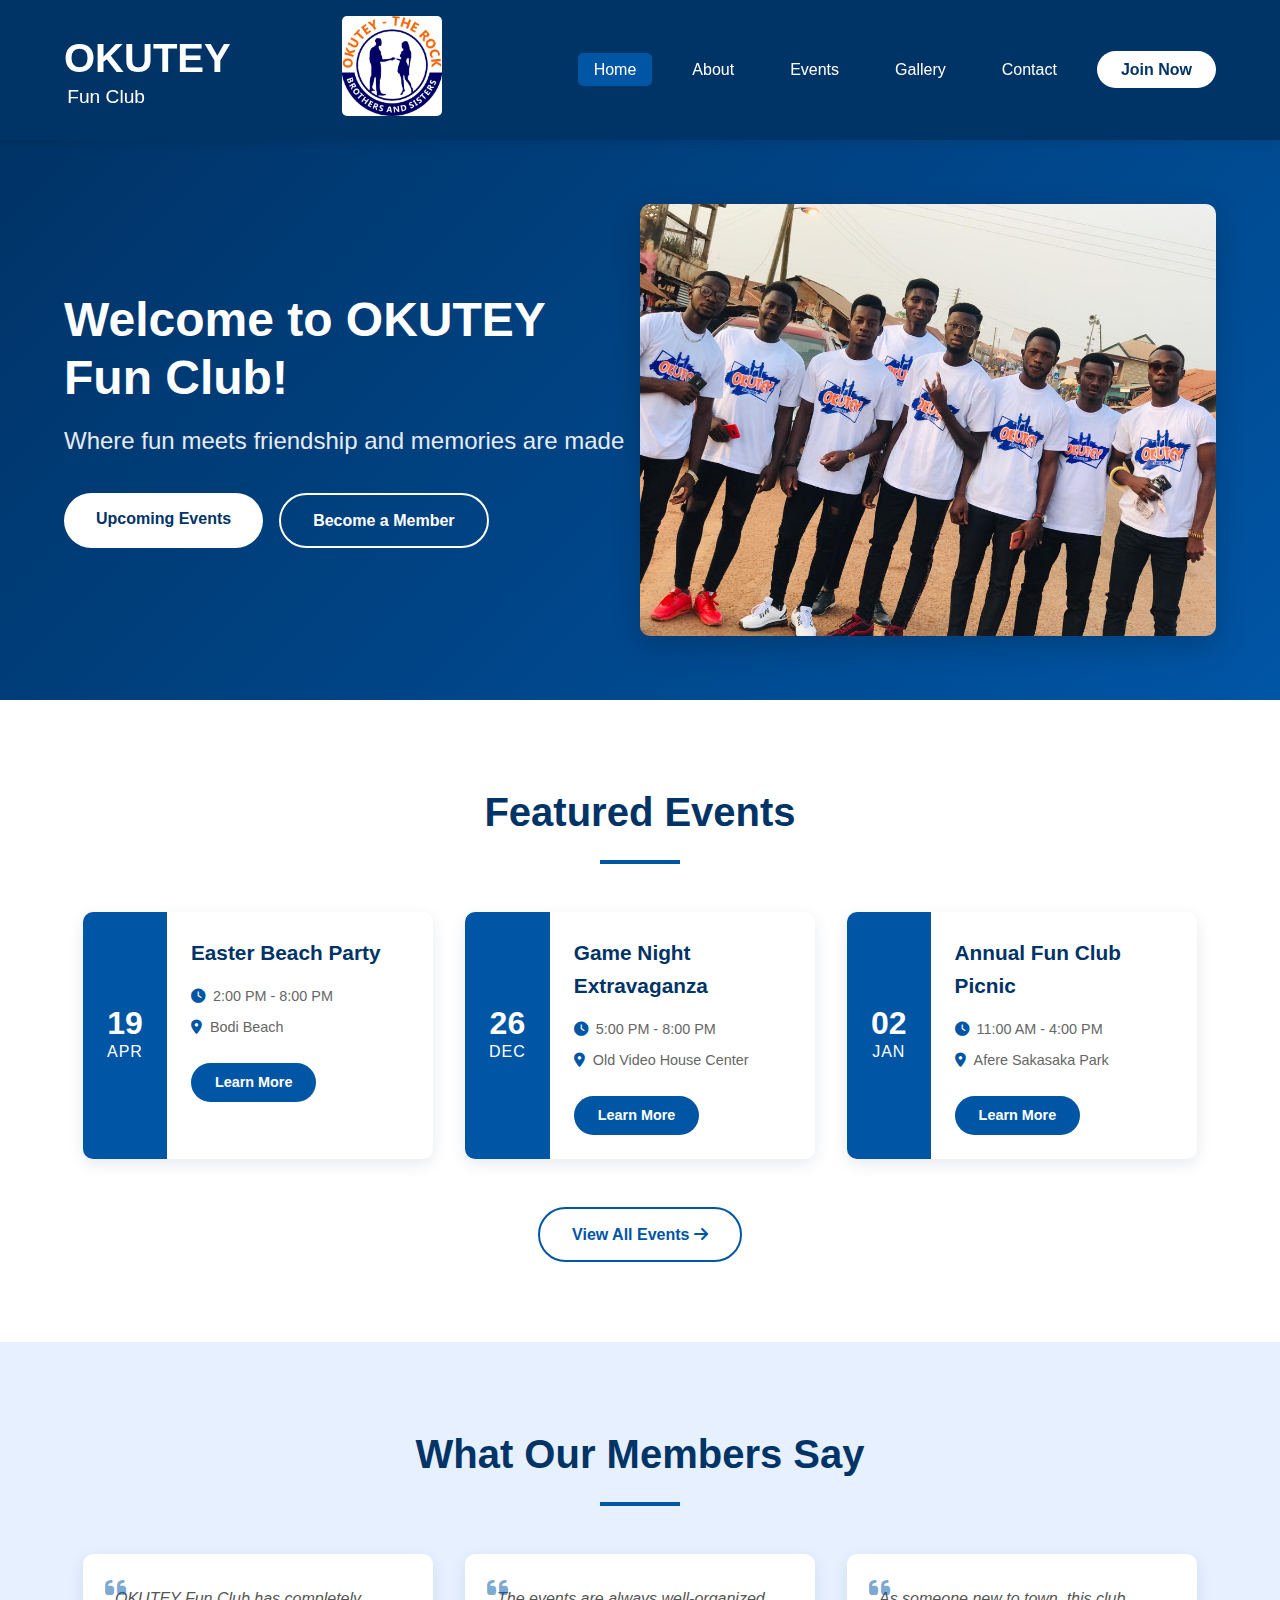
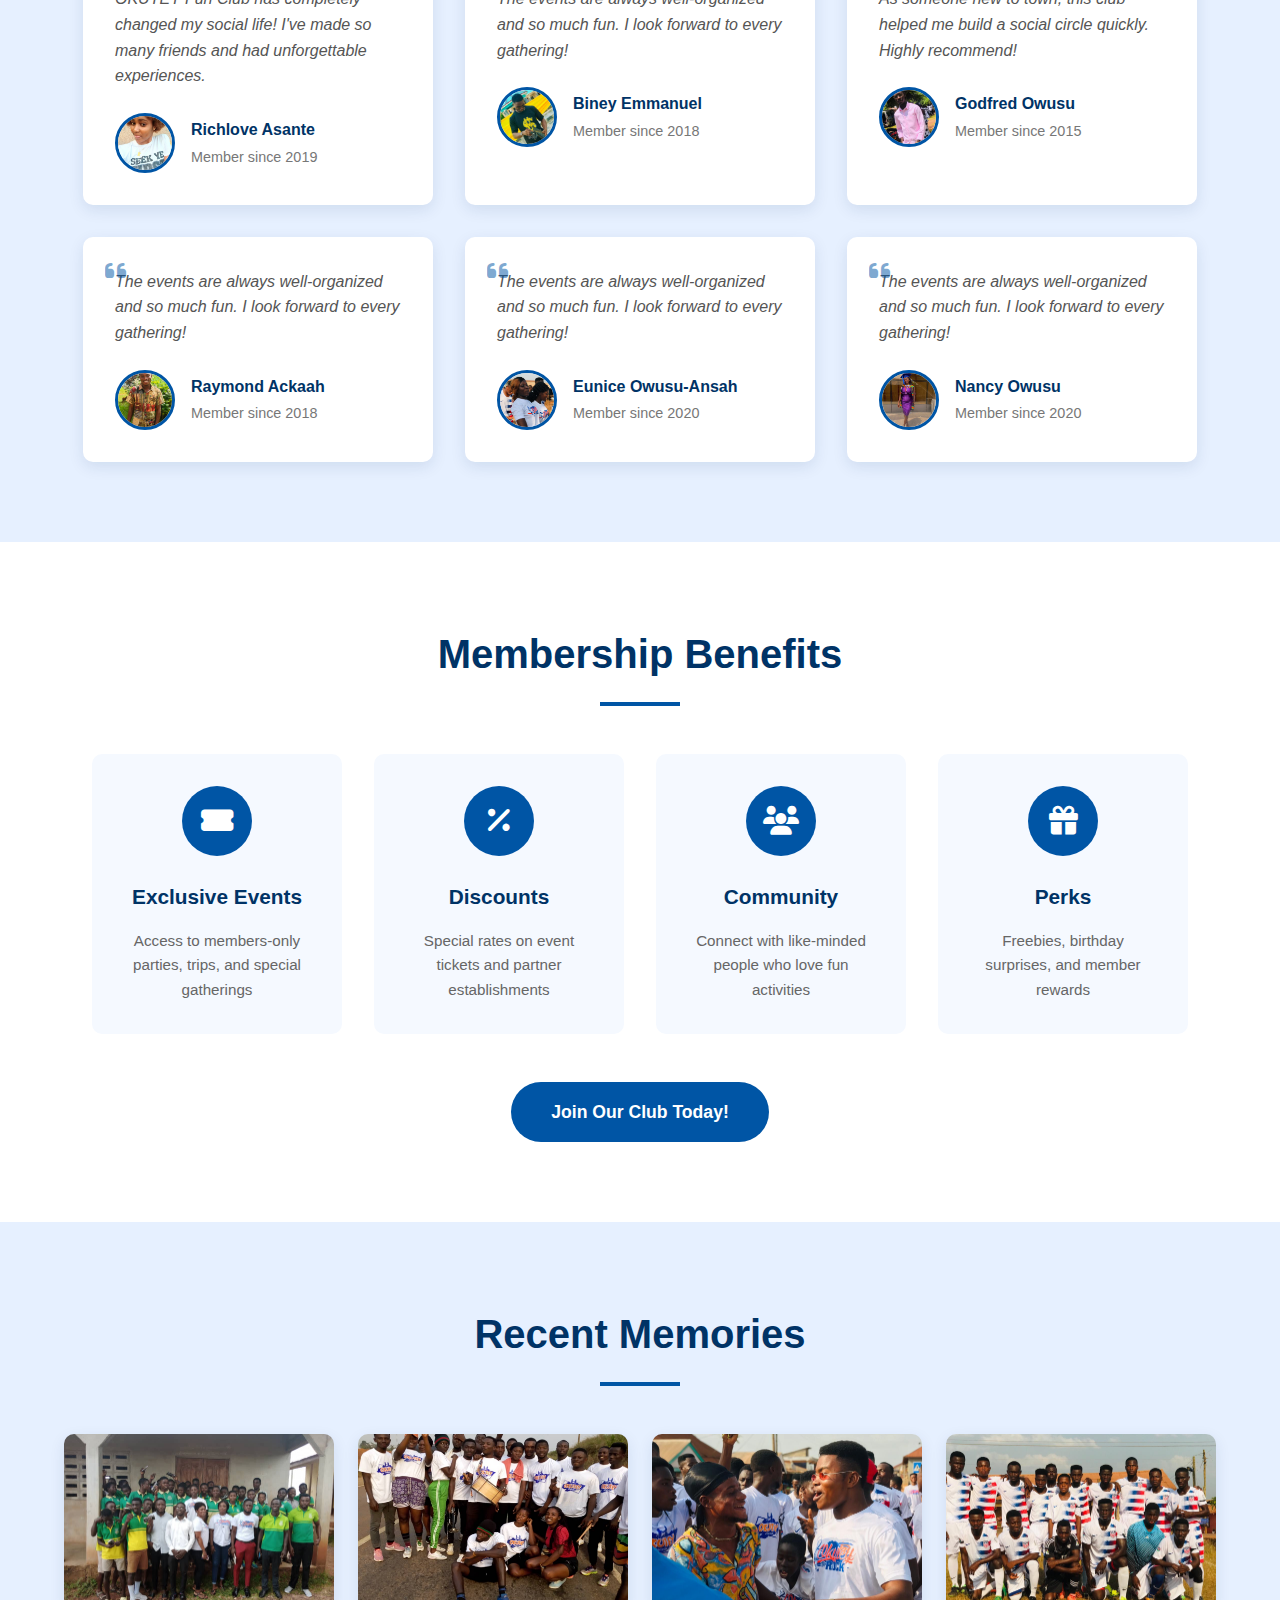
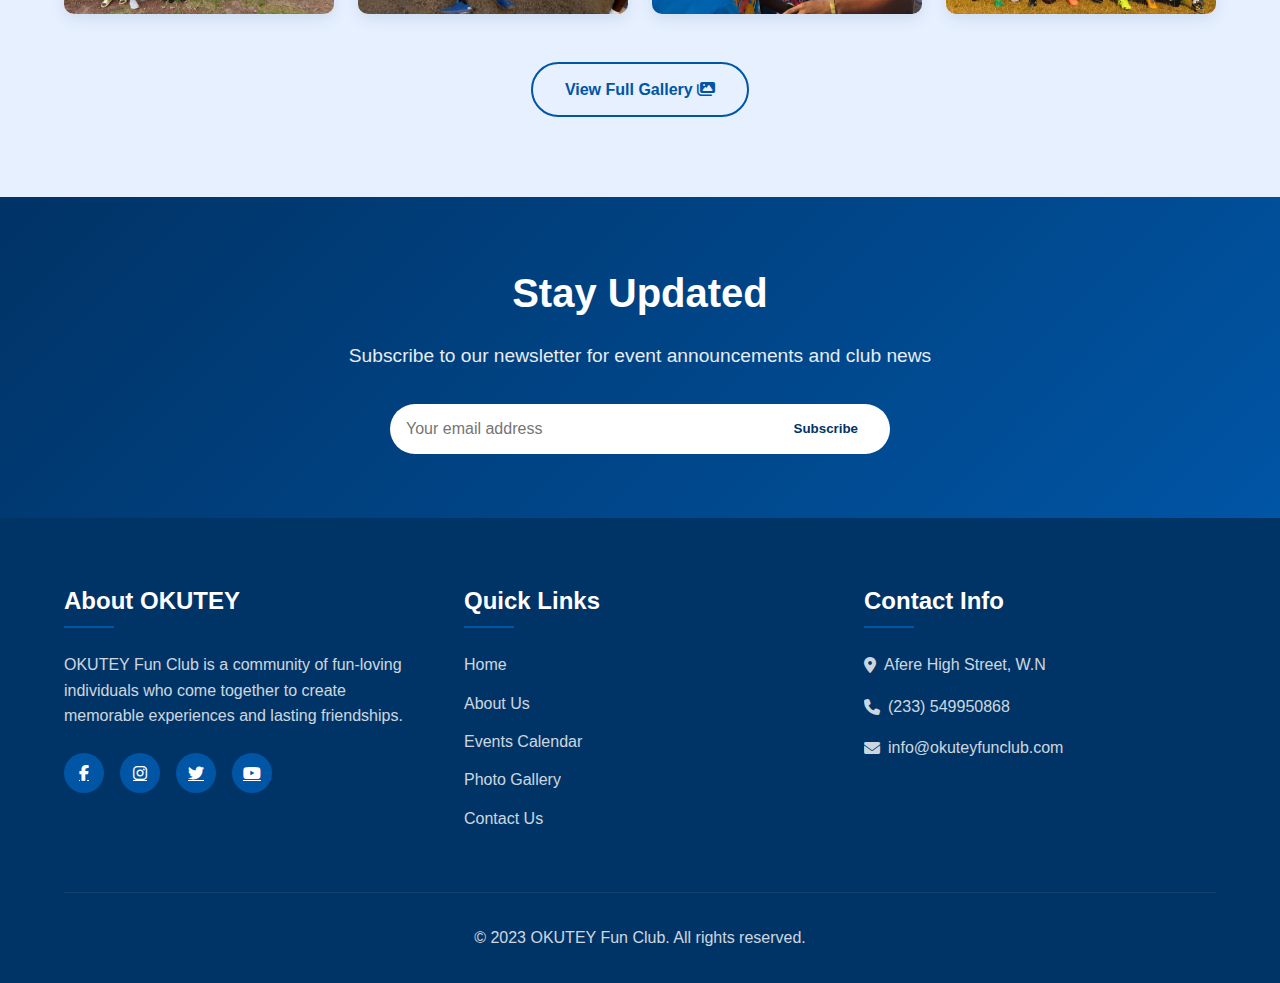
<file: OKUTEY/index.html>
<!DOCTYPE html>
<html lang="en">
<head>
    <meta charset="UTF-8">
    <meta name="viewport" content="width=device-width, initial-scale=1.0">
    <title>OKUTEY Fun Club - Home</title>
    <link rel="stylesheet" href="css/styles.css">
    <link rel="stylesheet" href="https://cdnjs.cloudflare.com/ajax/libs/font-awesome/6.4.0/css/all.min.css">
</head>
<body>
    <header>
        <div class="logo">
            <h1>OKUTEY</h1>
            <p>Fun Club</p>
           
        </div>
        <div class="logo_img">
             <img src="images/okutey_logo.jpeg" alt="okutey logo image">
        </div>
        <nav>
            <ul>
                <li><a href="index.html" class="active">Home</a></li>
                <li><a href="about.html">About</a></li>
                <li><a href="event.html">Events</a></li>
                <li><a href="gallery.html">Gallery</a></li>
                <li><a href="contact.html">Contact</a></li>
                <li><a href="join.html" class="btn-join">Join Now</a></li>
            </ul>
        </nav>
    </header>

    <main>
        <!-- Hero Section -->
        <section class="hero">
            <div class="hero-content">
                <h2>Welcome to OKUTEY Fun Club!</h2>
                <p class="tagline">Where fun meets friendship and memories are made</p>
                <div class="hero-buttons">
                    <a href="event.html" class="btn-primary">Upcoming Events</a>
                    <a href="join.html" class="btn-secondary">Become a Member</a>
                </div>
            </div>
            <div class="hero-image">
                <img src="images/ground_friends.jpeg" alt="Group of friends having fun">
            </div>
        </section>

        <!-- Featured Events -->
        <section class="featured-events">
            <h2 class="section-title">Featured Events</h2>
            <div class="events-container">
                <div class="event-card">
                    <div class="event-date">
                        <span class="day">19</span>
                        <span class="month">APR</span>
                    </div>
                    <div class="event-details">
                        <h3>Easter Beach Party</h3>
                        <p><i class="fas fa-clock"></i> 2:00 PM - 8:00 PM</p>
                        <p><i class="fas fa-map-marker-alt"></i> Bodi Beach</p>
                        <a href="event.html" class="btn-event">Learn More</a>
                    </div>
                </div>
                <div class="event-card">
                    <div class="event-date">
                        <span class="day">26</span>
                        <span class="month">DEC</span>
                    </div>
                    <div class="event-details">
                        <h3>Game Night Extravaganza</h3>
                        <p><i class="fas fa-clock"></i> 5:00 PM - 8:00 PM</p>
                        <p><i class="fas fa-map-marker-alt"></i> Old Video House Center</p>
                        <a href="event.html" class="btn-event">Learn More</a>
                    </div>
                </div>
                <div class="event-card">
                    <div class="event-date">
                        <span class="day">02</span>
                        <span class="month">JAN</span>
                    </div>
                    <div class="event-details">
                        <h3>Annual Fun Club Picnic</h3>
                        <p><i class="fas fa-clock"></i> 11:00 AM - 4:00 PM</p>
                        <p><i class="fas fa-map-marker-alt"></i>Afere Sakasaka Park</p>
                        <a href="event.html" class="btn-event">Learn More</a>
                    </div>
                </div>
            </div>
            <div class="view-all">
                <a href="event.html" class="btn-view-all">View All Events <i class="fas fa-arrow-right"></i></a>
            </div>
        </section>

        <!-- Testimonials -->
        <section class="testimonials">
            <h2 class="section-title">What Our Members Say</h2>
            <div class="testimonial-container">
                <div class="testimonial-card">
                    <div class="quote">
                        <i class="fas fa-quote-left"></i>
                        <p>OKUTEY Fun Club has completely changed my social life! I've made so many friends and had unforgettable experiences.</p>
                    </div>
                    <div class="member-info">
                        <img src="images/richlove.jpeg" alt="Member photo">
                        <div>
                            <h4>Richlove Asante</h4>
                            <p>Member since 2019</p>
                        </div>
                    </div>
                </div>
                <div class="testimonial-card">
                    <div class="quote">
                        <i class="fas fa-quote-left"></i>
                        <p>The events are always well-organized and so much fun. I look forward to every gathering!</p>
                    </div>
                    <div class="member-info">
                        <img src="images/santana.jpg" alt="Member photo">
                        <div>
                            <h4>Biney Emmanuel</h4>
                            <p>Member since 2018</p>
                        </div>
                    </div>
                </div>
                <div class="testimonial-card">
                    <div class="quote">
                        <i class="fas fa-quote-left"></i>
                        <p>As someone new to town, this club helped me build a social circle quickly. Highly recommend!</p>
                    </div>
                    <div class="member-info">
                        <img src="images/gobee.jpeg" alt="Member photo">
                        <div>
                            <h4>Godfred Owusu</h4>
                            <p>Member since 2015</p>
                        </div>
                    </div>
                </div>
                 <div class="testimonial-card">
                    <div class="quote">
                        <i class="fas fa-quote-left"></i>
                        <p>The events are always well-organized and so much fun. I look forward to every gathering!</p>
                    </div>
                    <div class="member-info">
                        <img src="images/D2.jpeg" alt="Member photo">
                        <div>
                            <h4>Raymond Ackaah</h4>
                            <p>Member since 2018</p>
                        </div>
                    </div>
                </div>
                 <div class="testimonial-card">
                    <div class="quote">
                        <i class="fas fa-quote-left"></i>
                        <p>The events are always well-organized and so much fun. I look forward to every gathering!</p>
                    </div>
                    <div class="member-info">
                        <img src="images/gallery8.jpeg" alt="Member photo">
                        <div>
                            <h4>Eunice Owusu-Ansah</h4>
                            <p>Member since 2020</p>
                        </div>
                    </div>
                </div>
                   <div class="testimonial-card">
                    <div class="quote">
                        <i class="fas fa-quote-left"></i>
                        <p>The events are always well-organized and so much fun. I look forward to every gathering!</p>
                    </div>
                    <div class="member-info">
                        <img src="images/nancy.jpeg" alt="Member photo">
                        <div>
                            <h4>Nancy Owusu</h4>
                            <p>Member since 2020</p>
                        </div>
                    </div>
                </div>
            </div>
        </section>

        <!-- Membership Benefits -->
        <section class="benefits">
            <h2 class="section-title">Membership Benefits</h2>
            <div class="benefits-container">
                <div class="benefit-card">
                    <div class="benefit-icon">
                        <i class="fas fa-ticket-alt"></i>
                    </div>
                    <h3>Exclusive Events</h3>
                    <p>Access to members-only parties, trips, and special gatherings</p>
                </div>
                <div class="benefit-card">
                    <div class="benefit-icon">
                        <i class="fas fa-percentage"></i>
                    </div>
                    <h3>Discounts</h3>
                    <p>Special rates on event tickets and partner establishments</p>
                </div>
                <div class="benefit-card">
                    <div class="benefit-icon">
                        <i class="fas fa-users"></i>
                    </div>
                    <h3>Community</h3>
                    <p>Connect with like-minded people who love fun activities</p>
                </div>
                <div class="benefit-card">
                    <div class="benefit-icon">
                        <i class="fas fa-gift"></i>
                    </div>
                    <h3>Perks</h3>
                    <p>Freebies, birthday surprises, and member rewards</p>
                </div>
            </div>
            <div class="join-now">
                <a href="join.html" class="btn-join-large">Join Our Club Today!</a>
            </div>
        </section>

        <!-- Photo Gallery Preview -->
        <section class="gallery-preview">
            <h2 class="section-title">Recent Memories</h2>
            <div class="gallery-grid">
                <div class="gallery-item">
                    <img src="images/recent_mem8.jpeg" alt="Event photo">
                    <div class="overlay">
                        <p>Visit to Schools 2021</p>
                    </div>
                </div>
                <div class="gallery-item">
                    <img src="images/recent_mem.jpeg" alt="Event photo">
                    <div class="overlay">
                        <p>Jogging Day</p>
                    </div>
                </div>
                <div class="gallery-item">
                    <img src="images/game_day.jpeg" alt="Event photo">
                    <div class="overlay">
                        <p>Game Day</p>
                    </div>
                </div>
                <div class="gallery-item">
                    <img src="images/recent_211.jpeg" alt="Event photo">
                    <div class="overlay">
                        <p>Annual Gala</p>
                    </div>
                </div>
            </div>
            <div class="view-gallery">
                <a href="gallery.html" class="btn-view-gallery">View Full Gallery <i class="fas fa-images"></i></a>
            </div>
        </section>

        <!-- Newsletter -->
        <section class="newsletter">
            <div class="newsletter-content">
                <h2>Stay Updated</h2>
                <p>Subscribe to our newsletter for event announcements and club news</p>
                <form class="newsletter-form">
                    <input type="email" placeholder="Your email address" required>
                    <button type="submit">Subscribe</button>
                </form>
            </div>
        </section>
    </main>

    <footer>
        <div class="footer-content">
            <div class="footer-section about">
                <h3>About OKUTEY</h3>
                <p>OKUTEY Fun Club is a community of fun-loving individuals who come together to create memorable experiences and lasting friendships.</p>
                <div class="social-links">
                    <a href="#" aria-label="Facebook"><i class="fab fa-facebook-f"></i></a>
                    <a href="#" aria-label="Instagram"><i class="fab fa-instagram"></i></a>
                    <a href="#" aria-label="Twitter"><i class="fab fa-twitter"></i></a>
                    <a href="#" aria-label="YouTube"><i class="fab fa-youtube"></i></a>
                </div>
            </div>
            <div class="footer-section links">
                <h3>Quick Links</h3>
                <ul>
                    <li><a href="index.html">Home</a></li>
                    <li><a href="about.html">About Us</a></li>
                    <li><a href="event.html">Events Calendar</a></li>
                    <li><a href="gallery.html">Photo Gallery</a></li>
                    <li><a href="contact.html">Contact Us</a></li>
                </ul>
            </div>
            <div class="footer-section contact">
                <h3>Contact Info</h3>
                <p><i class="fas fa-map-marker-alt"></i> Afere High Street, W.N</p>
                <p><i class="fas fa-phone"></i> (233) 549950868</p>
                <p><i class="fas fa-envelope"></i> info@okuteyfunclub.com</p>
            </div>
        </div>
        <div class="footer-bottom">
            <p>&copy; 2023 OKUTEY Fun Club. All rights reserved.</p>
        </div>
    </footer>
</body>
</html>
</file>
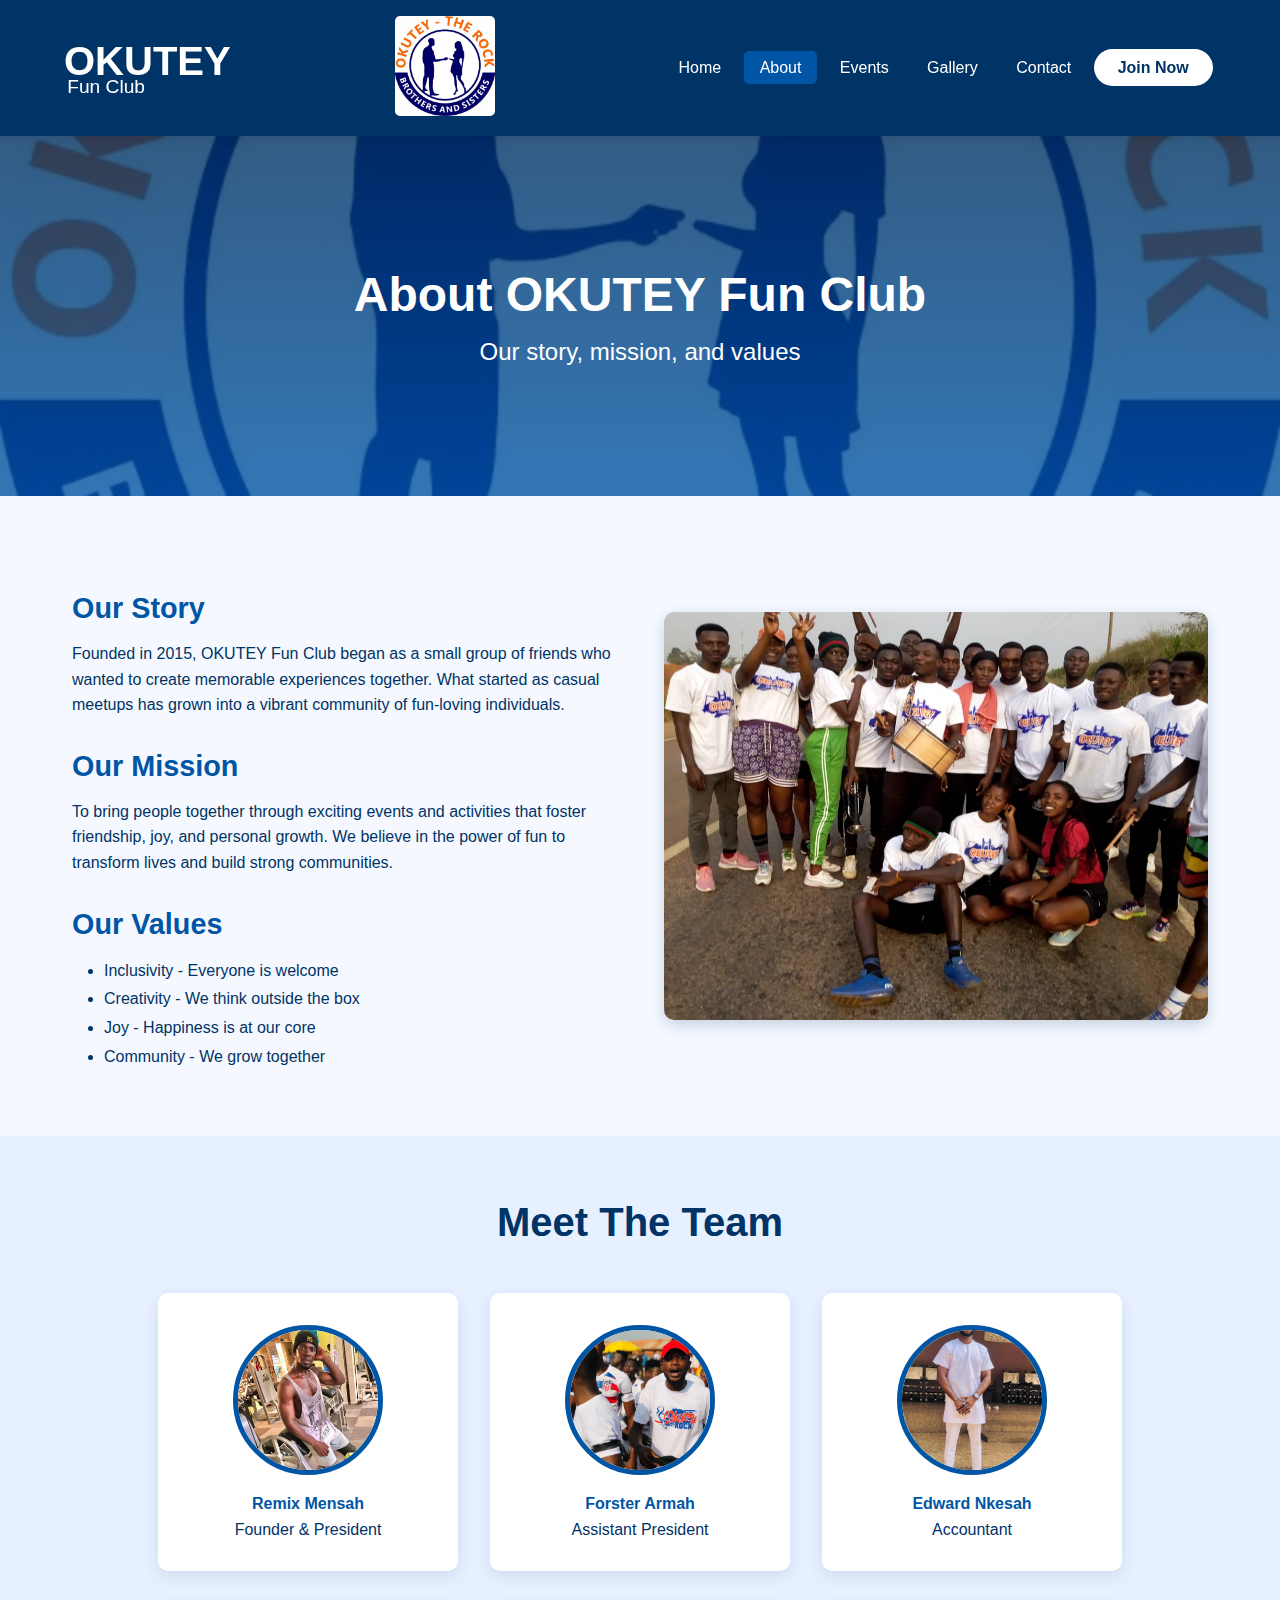
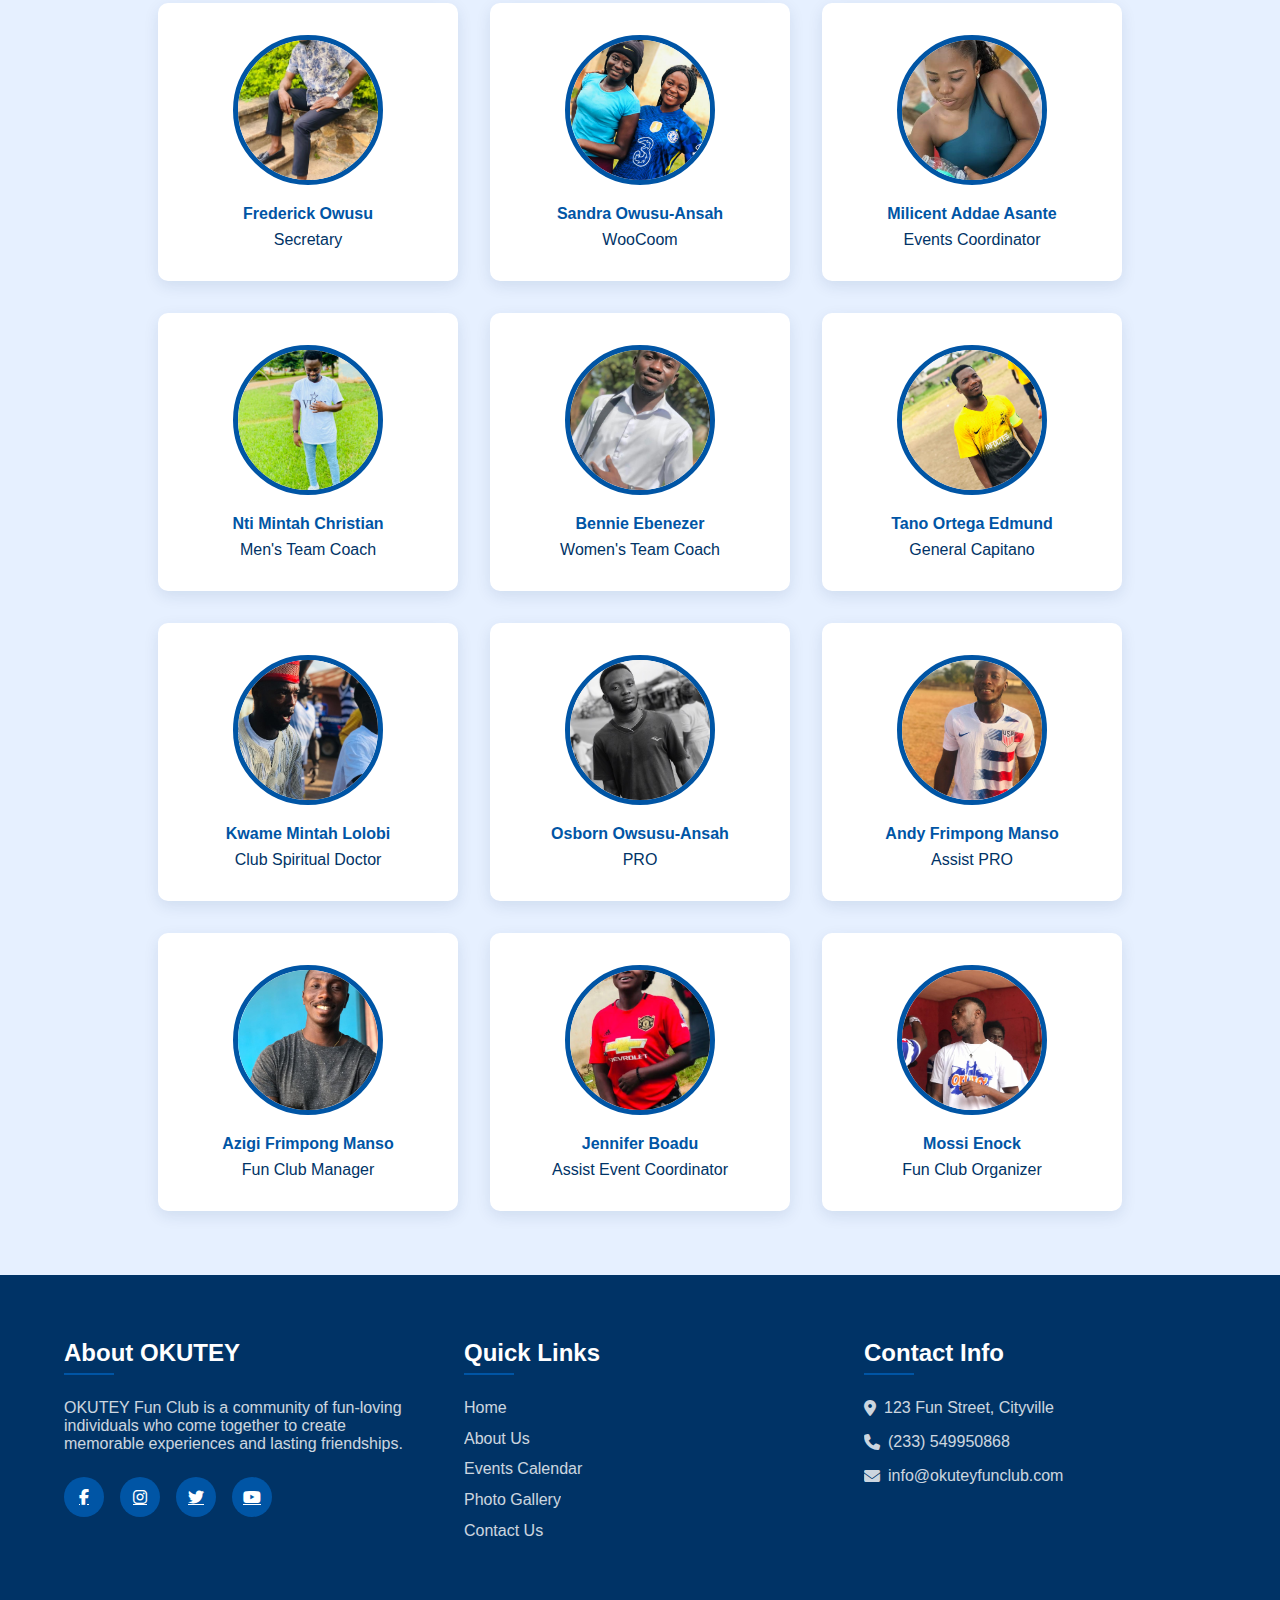
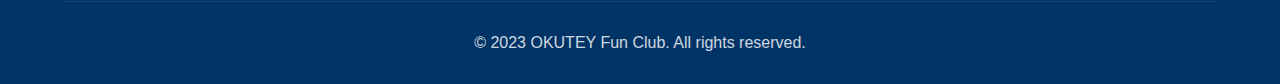
<file: OKUTEY/about.html>
<!DOCTYPE html>
<html lang="en">
<head>
    <meta charset="UTF-8">
    <meta name="viewport" content="width=device-width, initial-scale=1.0">
    <title>OKUTEY Fun Club - About Us</title>
    <link rel="stylesheet" href="css/about.css">
    <link rel="stylesheet" href="https://cdnjs.cloudflare.com/ajax/libs/font-awesome/6.4.0/css/all.min.css">
</head>
<body>
    <header>
        <div class="logo">
            <h1>OKUTEY</h1>
            <p>Fun Club</p>
        </div>
         <div class="logo_img">
             <img src="images/okutey_logo.jpeg" alt="okutey logo image">
        </div>
        <nav>
            <ul>
                <li><a href="index.html">Home</a></li>
                <li><a href="about.html" class="active">About</a></li>
                <li><a href="event.html">Events</a></li>
                <li><a href="gallery.html">Gallery</a></li>
                <li><a href="contact.html">Contact</a></li>
                <li><a href="join.html" class="btn-join">Join Now</a></li>
            </ul>
        </nav>
    </header>

    <main>
        <section class="about-hero">
            <h2>About OKUTEY Fun Club</h2>
            <p>Our story, mission, and values</p>
        </section>

        <section class="about-content">
            <div class="about-text">
                <h3>Our Story</h3>
                <p>Founded in 2015, OKUTEY Fun Club began as a small group of friends who wanted to create memorable experiences together. What started as casual meetups has grown into a vibrant community of fun-loving individuals.</p>
                
                <h3>Our Mission</h3>
                <p>To bring people together through exciting events and activities that foster friendship, joy, and personal growth. We believe in the power of fun to transform lives and build strong communities.</p>
                
                <h3>Our Values</h3>
                <ul>
                    <li>Inclusivity - Everyone is welcome</li>
                    <li>Creativity - We think outside the box</li>
                    <li>Joy - Happiness is at our core</li>
                    <li>Community - We grow together</li>
                </ul>
            </div>
            
            <div class="about-image">
                <img src="images/recent_mem4.jpeg" alt="OKUTEY Fun Club members">
            </div>
        </section>

        <section class="team">
            <h2>Meet The Team</h2>
            <div class="team-members">
                <div class="member">
                    <img src="images/our_team_remix.jpeg" alt="Team member">
                    <h4>Remix Mensah</h4>
                    <p>Founder & President</p>
                </div>
                
                <div class="member">
                    <img src="images/gallery6.jpeg" alt="Team member">
                    <h4>Forster Armah</h4>
                    <p>Assistant President</p>
                </div>
               
                <div class="member">
                    <img src="images/lawyer.jpeg" alt="Team member">
                    <h4>Edward Nkesah</h4>
                    <p>Accountant</p>
                </div>
                <div class="member">
                    <img src="images/pablo.jpeg" alt="Team member">
                    <h4>Frederick Owusu</h4>
                    <p>Secretary</p>
                </div>
                 <div class="member">
                    <img src="images/eunice_member.jpeg" alt="Team member">
                    <h4>Sandra Owusu-Ansah</h4>
                    <p>WooCoom</p>
                </div>
                 <div class="member">
                    <img src="images/maicon.jpeg" alt="Team member">
                    <h4>Milicent Addae Asante</h4>
                    <p>Events Coordinator</p>
                </div>
                 <div class="member">
                    <img src="images/lampard.jpeg" alt="Team member">
                    <h4>Nti Mintah Christian</h4>
                    <p>Men's Team Coach</p>
                </div>
                 <div class="member">
                    <img src="images/ember_jnr.jpeg" alt="Team member">
                    <h4>Bennie Ebenezer</h4>
                    <p>Women's Team Coach</p>
                </div>
                 <div class="member">
                    <img src="images/eddy_capito.jpeg" alt="Team member">
                    <h4>Tano Ortega Edmund</h4>
                    <p>General Capitano</p>
                </div>
                <div class="member">
                    <img src="images/kwame_mintah.jpeg" alt="Team member">
                    <h4>Kwame Mintah Lolobi</h4>
                    <p>Club Spiritual Doctor</p>
                </div>
                <div class="member">
                    <img src="images/Osborn.jpeg" alt="Team member">
                    <h4>Osborn Owsusu-Ansah</h4>
                    <p>PRO</p>
                </div>
                <div class="member">
                    <img src="images/andy.jpeg" alt="Team member">
                    <h4>Andy Frimpong Manso</h4>
                    <p>Assist PRO</p>
                </div>
                <div class="member">
                    <img src="images/Azigi.jpeg" alt="Team member">
                    <h4>Azigi Frimpong Manso</h4>
                    <p>Fun Club Manager</p>
                </div>
                <div class="member">
                    <img src="images/jennifer.jpeg" alt="Team member">
                    <h4>Jennifer Boadu</h4>
                    <p>Assist Event Coordinator</p>
                </div>
                <div class="member">
                    <img src="images/assembly.jpeg" alt="Team member">
                    <h4>Mossi Enock</h4>
                    <p>Fun Club Organizer</p>
                </div>
            </div>
        </section>
    </main>

    <footer>
        <div class="footer-content">
            <div class="footer-section about">
                <h3>About OKUTEY</h3>
                <p>OKUTEY Fun Club is a community of fun-loving individuals who come together to create memorable experiences and lasting friendships.</p>
                <div class="social-links">
                    <a href="#" aria-label="Facebook"><i class="fab fa-facebook-f"></i></a>
                    <a href="#" aria-label="Instagram"><i class="fab fa-instagram"></i></a>
                    <a href="#" aria-label="Twitter"><i class="fab fa-twitter"></i></a>
                    <a href="#" aria-label="YouTube"><i class="fab fa-youtube"></i></a>
                </div>
            </div>
            <div class="footer-section links">
                <h3>Quick Links</h3>
                <ul>
                    <li><a href="index.html">Home</a></li>
                    <li><a href="about.html">About Us</a></li>
                    <li><a href="events.html">Events Calendar</a></li>
                    <li><a href="gallery.html">Photo Gallery</a></li>
                    <li><a href="contact.html">Contact Us</a></li>
                </ul>
            </div>
            <div class="footer-section contact">
                <h3>Contact Info</h3>
                <p><i class="fas fa-map-marker-alt"></i> 123 Fun Street, Cityville</p>
                <p><i class="fas fa-phone"></i> (233) 549950868</p>
                <p><i class="fas fa-envelope"></i> info@okuteyfunclub.com</p>
            </div>
        </div>
        <div class="footer-bottom">
            <p>&copy; 2023 OKUTEY Fun Club. All rights reserved.</p>
        </div>
    </footer>
</body>
</html>
</file>
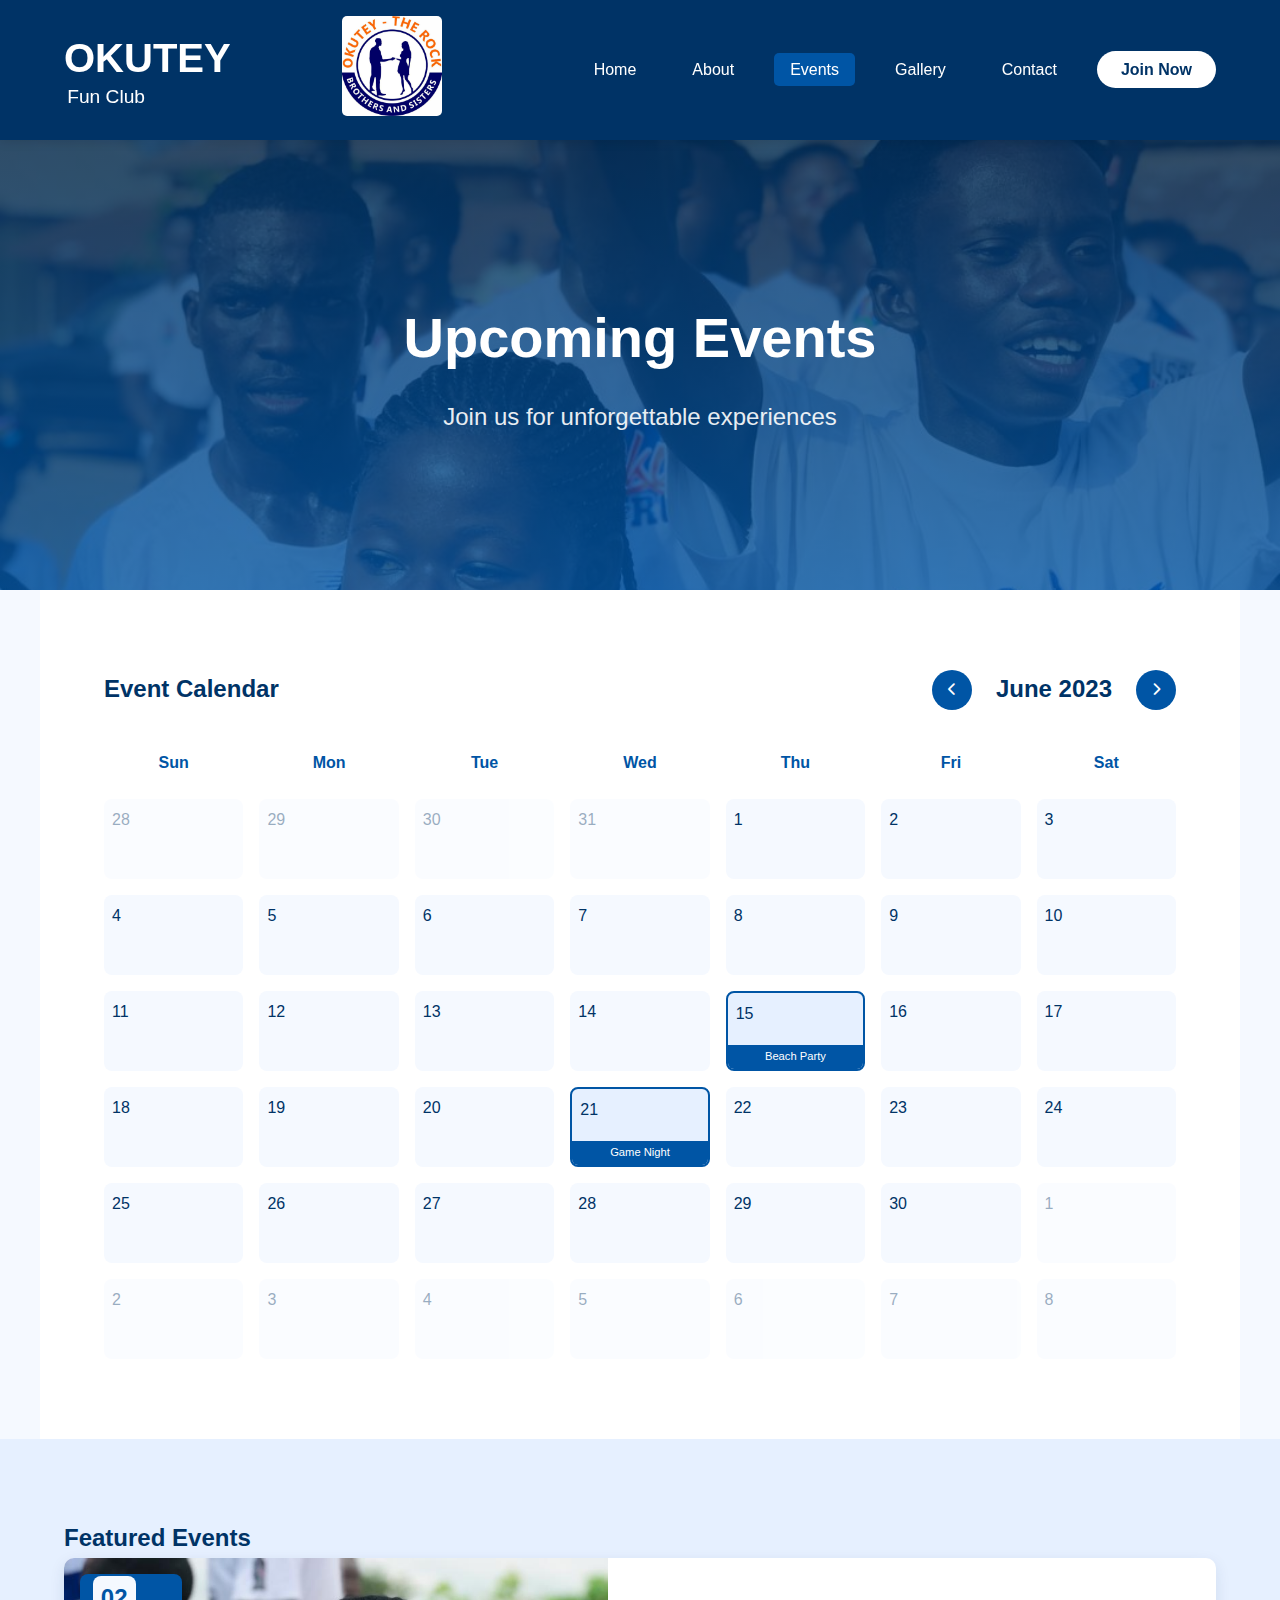
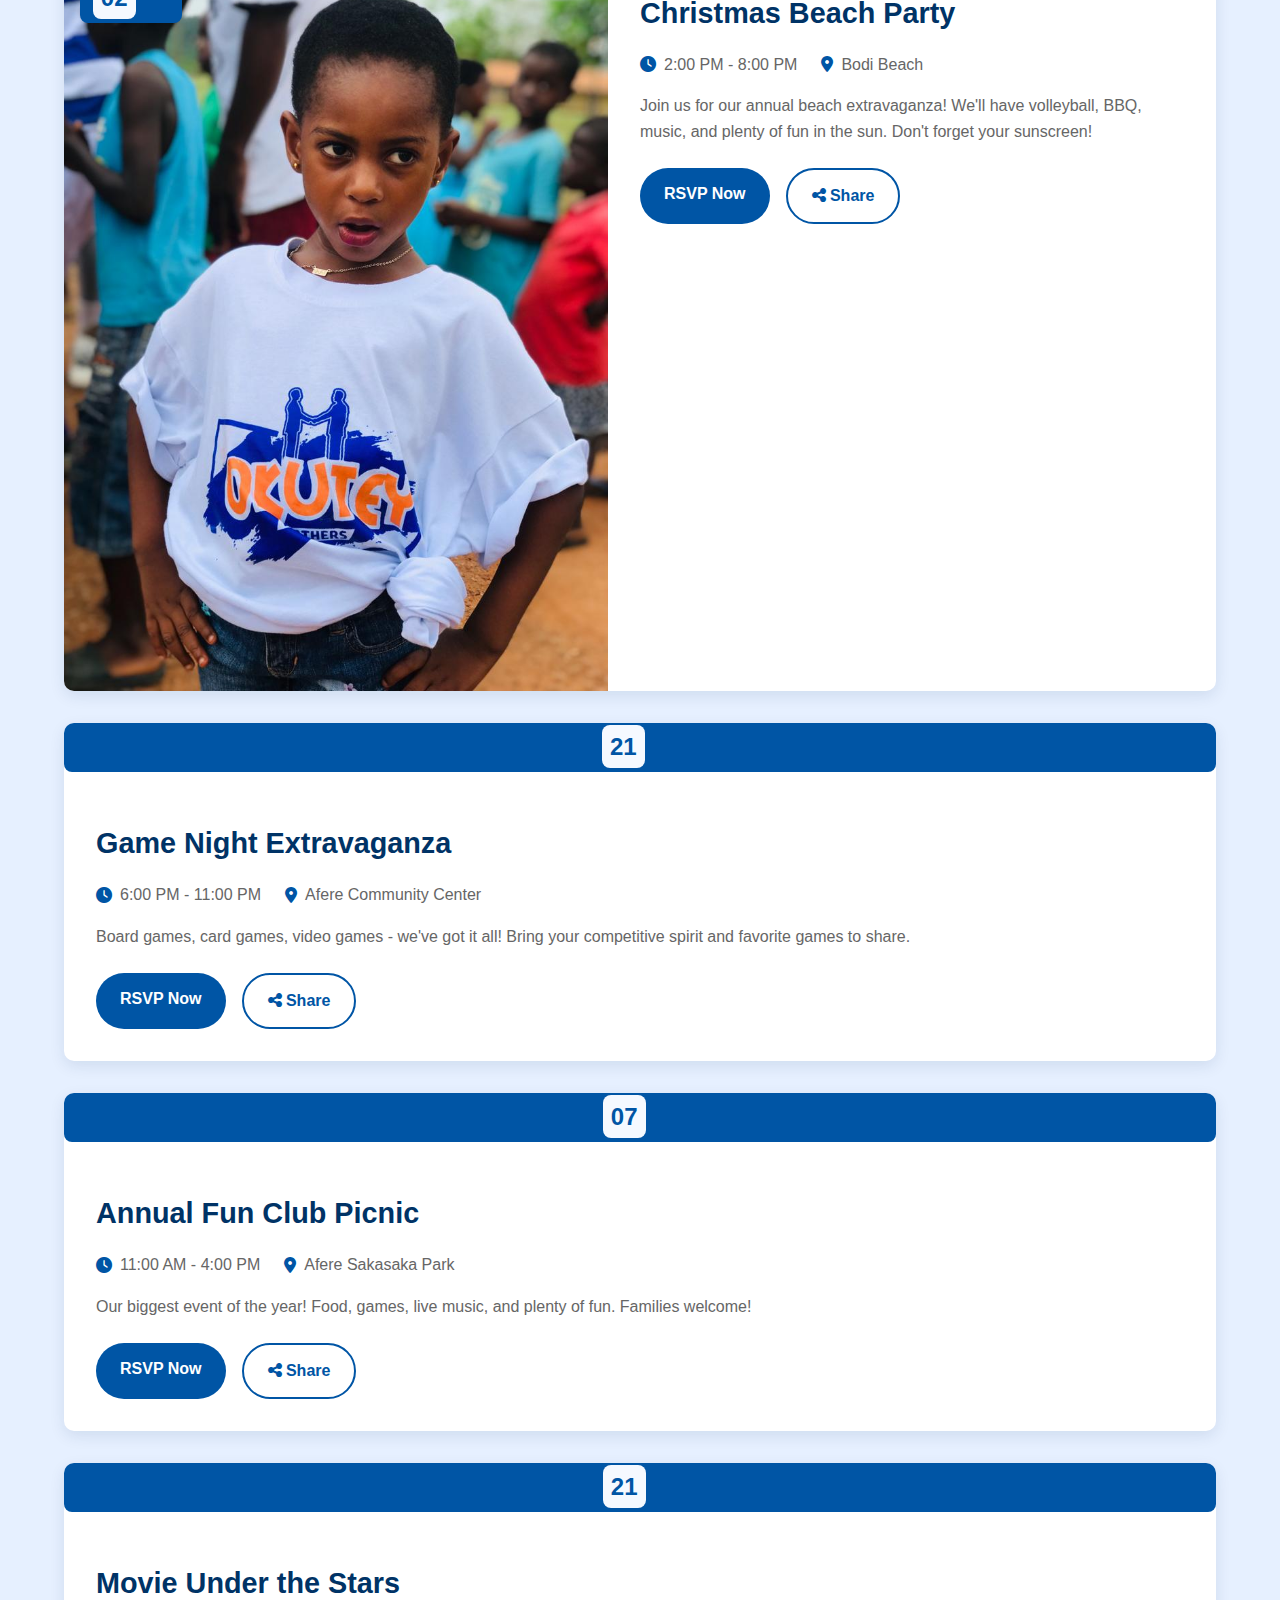
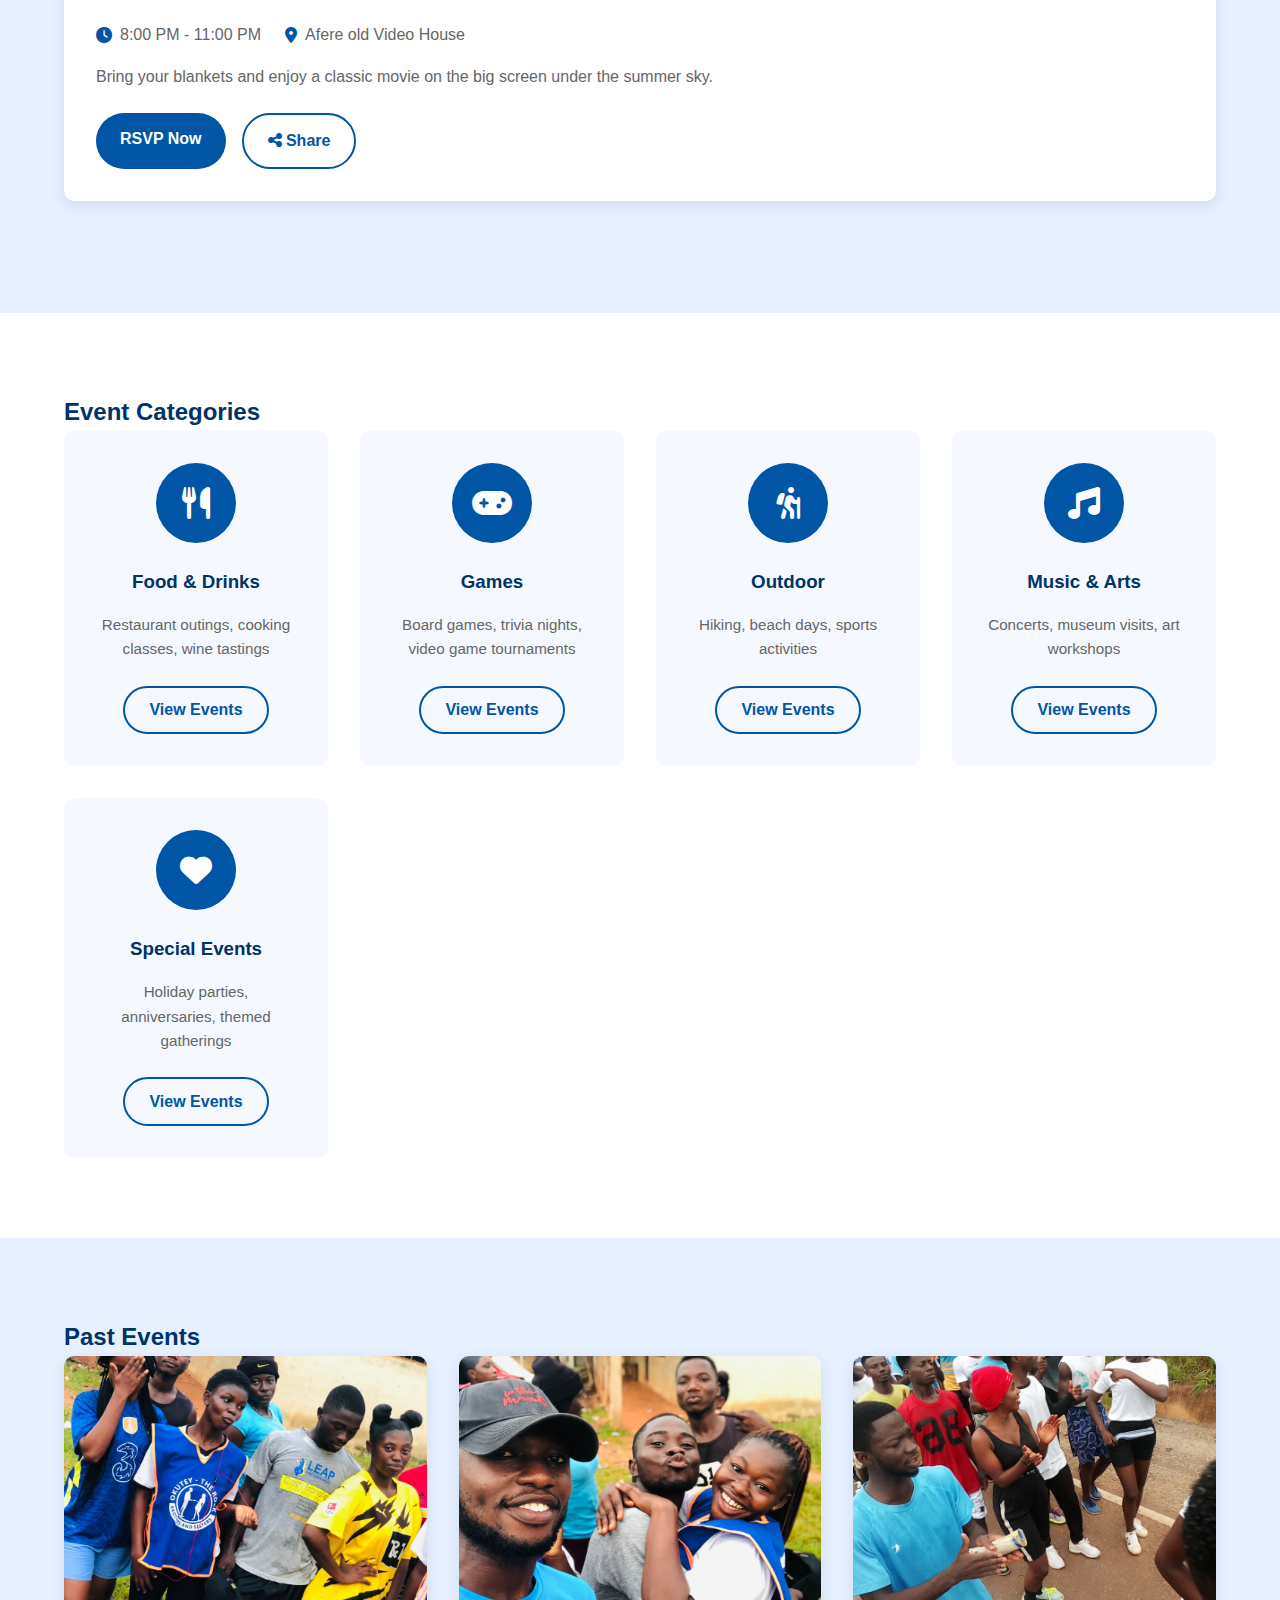
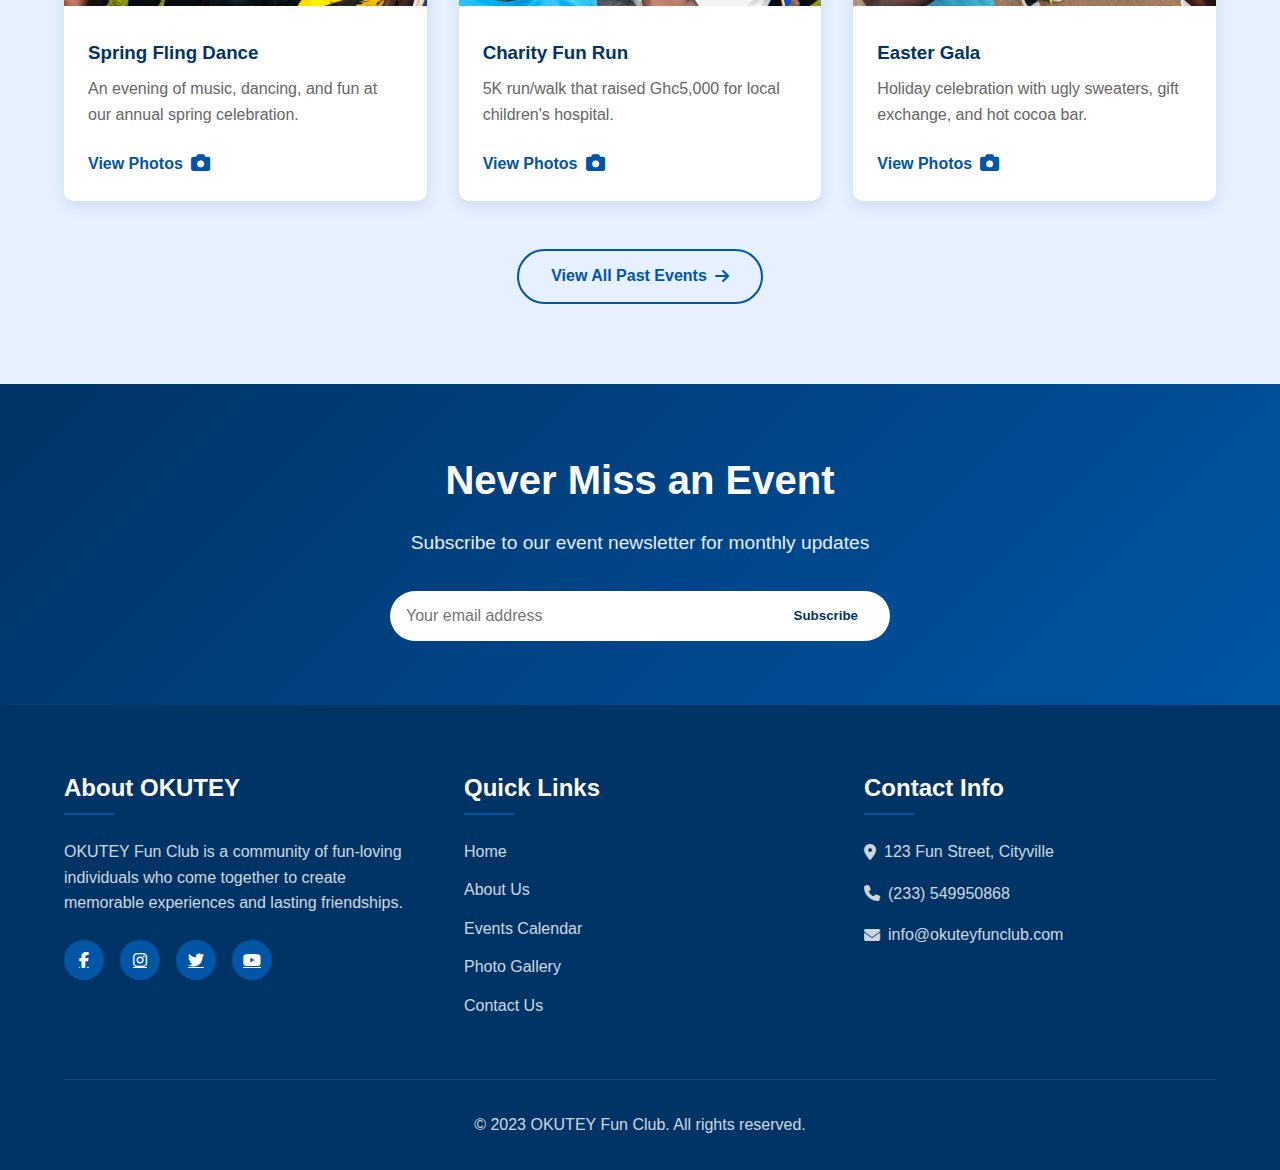
<file: OKUTEY/event.html>
<!DOCTYPE html>
<html lang="en">
<head>
    <meta charset="UTF-8">
    <meta name="viewport" content="width=device-width, initial-scale=1.0">
    <title>Events | OKUTEY Fun Club</title>
    <link rel="stylesheet" href="css/event.css">
    <link rel="stylesheet" href="https://cdnjs.cloudflare.com/ajax/libs/font-awesome/6.4.0/css/all.min.css">
</head>
<body>
    <header>
        <div class="logo">
            <h1>OKUTEY</h1>
            <p>Fun Club</p>
        </div>
        <div class="logo_img">
             <img src="images/okutey_logo.jpeg" alt="okutey logo image">
        </div>
        <nav>
            <ul>
                <li><a href="index.html">Home</a></li>
                <li><a href="about.html">About</a></li>
                <li><a href="event.html" class="active">Events</a></li>
                <li><a href="gallery.html">Gallery</a></li>
                <li><a href="contact.html">Contact</a></li>
                <li><a href="join.html" class="btn-join">Join Now</a></li>
            </ul>
        </nav>
    </header>

    <main>
       <!-- Hero Section -->
        <section class="page-hero">
            <h1>Upcoming Events</h1>
            <p>Join us for unforgettable experiences</p>
        </section>

        <!-- Events Calendar -->
        <section class="events-calendar">
            <div class="calendar-header">
                <h2 class="section-title">Event Calendar</h2>
                <div class="calendar-nav">
                    <button class="month-nav"><i class="fas fa-chevron-left"></i></button>
                    <h3>June 2023</h3>
                    <button class="month-nav"><i class="fas fa-chevron-right"></i></button>
                </div>
            </div>
            
            <div class="calendar-grid">
                <div class="day-header">Sun</div>
                <div class="day-header">Mon</div>
                <div class="day-header">Tue</div>
                <div class="day-header">Wed</div>
                <div class="day-header">Thu</div>
                <div class="day-header">Fri</div>
                <div class="day-header">Sat</div>
                
                <!-- Previous month days -->
                <div class="day other-month">28</div>
                <div class="day other-month">29</div>
                <div class="day other-month">30</div>
                <div class="day other-month">31</div>
                
                <!-- Current month days -->
                <div class="day">1</div>
                <div class="day">2</div>
                <div class="day">3</div>
                <div class="day">4</div>
                <div class="day">5</div>
                <div class="day">6</div>
                <div class="day">7</div>
                <div class="day">8</div>
                <div class="day">9</div>
                <div class="day">10</div>
                <div class="day">11</div>
                <div class="day">12</div>
                <div class="day">13</div>
                <div class="day">14</div>
                <div class="day has-event">
                    15
                    <div class="event-tag">Beach Party</div>
                </div>
                <div class="day">16</div>
                <div class="day">17</div>
                <div class="day">18</div>
                <div class="day">19</div>
                <div class="day">20</div>
                <div class="day has-event">
                    21
                    <div class="event-tag">Game Night</div>
                </div>
                <div class="day">22</div>
                <div class="day">23</div>
                <div class="day">24</div>
                <div class="day">25</div>
                <div class="day">26</div>
                <div class="day">27</div>
                <div class="day">28</div>
                <div class="day">29</div>
                <div class="day">30</div>
                
                <!-- Next month days -->
                <div class="day other-month">1</div>
                <div class="day other-month">2</div>
                <div class="day other-month">3</div>
                <div class="day other-month">4</div>
                <div class="day other-month">5</div>
            </div>
        </section> 


        <!-- Featured Events -->
        <section class="featured-events">
            <h2 class="section-title">Featured Events</h2>
            <div class="events-container">
                <div class="event-card featured">
                    <div class="event-image">
                        <img src="images/Najat.jpeg" alt="Summer Beach Party">
                        <div class="event-date">
                            <span class="day">02</span>
                            <span class="month">JAN</span>
                        </div>
                    </div>
                    <div class="event-details">
                        <h3>Christmas Beach Party</h3>
                        <p class="event-meta">
                            <span><i class="fas fa-clock"></i> 2:00 PM - 8:00 PM</span>
                            <span><i class="fas fa-map-marker-alt"></i> Bodi Beach</span>
                        </p>
                        <p class="event-description">Join us for our annual beach extravaganza! We'll have volleyball, BBQ, music, and plenty of fun in the sun. Don't forget your sunscreen!</p>
                        <div class="event-actions">
                            <a href="#" class="btn-primary">RSVP Now</a>
                            <a href="#" class="btn-secondary"><i class="fas fa-share-alt"></i> Share</a>
                        </div>
                    </div>
                </div>
                
                <div class="event-card">
                    <div class="event-date">
                        <span class="day">21</span>
                        <span class="month">JUN</span>
                    </div>
                    <div class="event-details">
                        <h3>Game Night Extravaganza</h3>
                        <p class="event-meta">
                            <span><i class="fas fa-clock"></i> 6:00 PM - 11:00 PM</span>
                            <span><i class="fas fa-map-marker-alt"></i>Afere Community Center</span>
                        </p>
                        <p class="event-description">Board games, card games, video games - we've got it all! Bring your competitive spirit and favorite games to share.</p>
                        <div class="event-actions">
                            <a href="#" class="btn-primary">RSVP Now</a>
                            <a href="#" class="btn-secondary"><i class="fas fa-share-alt"></i> Share</a>
                        </div>
                    </div>
                </div>
                
                <div class="event-card">
                    <div class="event-date">
                        <span class="day">07</span>
                        <span class="month">JUL</span>
                    </div>
                    <div class="event-details">
                        <h3>Annual Fun Club Picnic</h3>
                        <p class="event-meta">
                            <span><i class="fas fa-clock"></i> 11:00 AM - 4:00 PM</span>
                            <span><i class="fas fa-map-marker-alt"></i> Afere Sakasaka Park</span>
                        </p>
                        <p class="event-description">Our biggest event of the year! Food, games, live music, and plenty of fun. Families welcome!</p>
                        <div class="event-actions">
                            <a href="#" class="btn-primary">RSVP Now</a>
                            <a href="#" class="btn-secondary"><i class="fas fa-share-alt"></i> Share</a>
                        </div>
                    </div>
                </div>
                
                <div class="event-card">
                    <div class="event-date">
                        <span class="day">21</span>
                        <span class="month">JUL</span>
                    </div>
                    <div class="event-details">
                        <h3>Movie Under the Stars</h3>
                        <p class="event-meta">
                            <span><i class="fas fa-clock"></i> 8:00 PM - 11:00 PM</span>
                            <span><i class="fas fa-map-marker-alt"></i> Afere old Video House</span>
                        </p>
                        <p class="event-description">Bring your blankets and enjoy a classic movie on the big screen under the summer sky.</p>
                        <div class="event-actions">
                            <a href="#" class="btn-primary">RSVP Now</a>
                            <a href="#" class="btn-secondary"><i class="fas fa-share-alt"></i> Share</a>
                        </div>
                    </div>
                </div>
            </div>
        </section>

        <!-- Event Categories -->
        <section class="event-categories">
            <h2 class="section-title">Event Categories</h2>
            <div class="categories-grid">
                <div class="category-card">
                    <div class="category-icon">
                        <i class="fas fa-utensils"></i>
                    </div>
                    <h3>Food & Drinks</h3>
                    <p>Restaurant outings, cooking classes, wine tastings</p>
                    <a href="#" class="btn-category">View Events</a>
                </div>
                <div class="category-card">
                    <div class="category-icon">
                        <i class="fas fa-gamepad"></i>
                    </div>
                    <h3>Games</h3>
                    <p>Board games, trivia nights, video game tournaments</p>
                    <a href="#" class="btn-category">View Events</a>
                </div>
                <div class="category-card">
                    <div class="category-icon">
                        <i class="fas fa-hiking"></i>
                    </div>
                    <h3>Outdoor</h3>
                    <p>Hiking, beach days, sports activities</p>
                    <a href="#" class="btn-category">View Events</a>
                </div>
                <div class="category-card">
                    <div class="category-icon">
                        <i class="fas fa-music"></i>
                    </div>
                    <h3>Music & Arts</h3>
                    <p>Concerts, museum visits, art workshops</p>
                    <a href="#" class="btn-category">View Events</a>
                </div>
                <div class="category-card">
                    <div class="category-icon">
                        <i class="fas fa-heart"></i>
                    </div>
                    <h3>Special Events</h3>
                    <p>Holiday parties, anniversaries, themed gatherings</p>
                    <a href="#" class="btn-category">View Events</a>
                </div>
            </div>
        </section>

        <!-- Past Events -->
        <section class="past-events">
            <h2 class="section-title">Past Events</h2>
            <div class="past-events-grid">
                <div class="past-event-card">
                    <img src="images/past_event2.jpeg" alt="Spring Fling Dance">
                    <div class="past-event-details">
                        <h3>Spring Fling Dance</h3>
                        <p class="event-date">May 12, 2023</p>
                        <p class="event-description">An evening of music, dancing, and fun at our annual spring celebration.</p>
                        <a href="#" class="btn-view-photos">View Photos <i class="fas fa-camera"></i></a>
                    </div>
                </div>
                <div class="past-event-card">
                    <img src="images/past_event.jpeg" alt="Charity Fun Run">
                    <div class="past-event-details">
                        <h3>Charity Fun Run</h3>
                        <p class="event-date">April 8, 2023</p>
                        <p class="event-description">5K run/walk that raised Ghc5,000 for local children's hospital.</p>
                        <a href="#" class="btn-view-photos">View Photos <i class="fas fa-camera"></i></a>
                    </div>
                </div>
                <div class="past-event-card">
                    <img src="images/past_event3.jpeg" alt="Winter Wonderland Party">
                    <div class="past-event-details">
                        <h3>Easter Gala</h3>
                        <p class="event-date">December 15, 2022</p>
                        <p class="event-description">Holiday celebration with ugly sweaters, gift exchange, and hot cocoa bar.</p>
                        <a href="#" class="btn-view-photos">View Photos <i class="fas fa-camera"></i></a>
                    </div>
                </div>
            </div>
            <div class="view-all-past">
                <a href="gallery.html" class="btn-view-all">View All Past Events <i class="fas fa-arrow-right"></i></a>
            </div>
        </section>

        <!-- Event Newsletter -->
        <section class="event-newsletter">
            <div class="newsletter-content">
                <h2>Never Miss an Event</h2>
                <p>Subscribe to our event newsletter for monthly updates</p>
                <form class="newsletter-form">
                    <input type="email" placeholder="Your email address" required>
                    <button type="submit">Subscribe</button>
                </form>
            </div>
        </section>
    </main>

    <footer>
        <div class="footer-content">
            <div class="footer-section about">
                <h3>About OKUTEY</h3>
                <p>OKUTEY Fun Club is a community of fun-loving individuals who come together to create memorable experiences and lasting friendships.</p>
                <div class="social-links">
                    <a href="#" aria-label="Facebook"><i class="fab fa-facebook-f"></i></a>
                    <a href="#" aria-label="Instagram"><i class="fab fa-instagram"></i></a>
                    <a href="#" aria-label="Twitter"><i class="fab fa-twitter"></i></a>
                    <a href="#" aria-label="YouTube"><i class="fab fa-youtube"></i></a>
                </div>
            </div>
            <div class="footer-section links">
                <h3>Quick Links</h3>
                <ul>
                    <li><a href="index.html">Home</a></li>
                    <li><a href="about.html">About Us</a></li>
                    <li><a href="events.html">Events Calendar</a></li>
                    <li><a href="gallery.html">Photo Gallery</a></li>
                    <li><a href="contact.html">Contact Us</a></li>
                </ul>
            </div>
            <div class="footer-section contact">
                <h3>Contact Info</h3>
                <p><i class="fas fa-map-marker-alt"></i> 123 Fun Street, Cityville</p>
                <p><i class="fas fa-phone"></i> (233) 549950868</p>
                <p><i class="fas fa-envelope"></i> info@okuteyfunclub.com</p>
            </div>
        </div>
        <div class="footer-bottom">
            <p>&copy; 2023 OKUTEY Fun Club. All rights reserved.</p>
        </div>
    </footer>


<script>

    document.addEventListener('DOMContentLoaded', function() {
    let currentDate = new Date(2023, 5, 1); // June 2023 (months are 0-indexed)

    // Update the calendar title (e.g., "June 2023")
    function updateTitle() {
        const monthNames = ["January", "February", "March", "April", "May", "June", "July", "August", "September", "October", "November", "December"];
        document.querySelector('.calendar-nav h3').textContent = 
            `${monthNames[currentDate.getMonth()]} ${currentDate.getFullYear()}`;
    }

    // Generate the calendar days grid
    function renderCalendar() {
        const calendarGrid = document.querySelector('.calendar-grid');
        calendarGrid.innerHTML = `
            <div class="day-header">Sun</div>
            <div class="day-header">Mon</div>
            <div class="day-header">Tue</div>
            <div class="day-header">Wed</div>
            <div class="day-header">Thu</div>
            <div class="day-header">Fri</div>
            <div class="day-header">Sat</div>
        `;

        const firstDay = new Date(currentDate.getFullYear(), currentDate.getMonth(), 1);
        const lastDay = new Date(currentDate.getFullYear(), currentDate.getMonth() + 1, 0);
        const daysInMonth = lastDay.getDate();
        const startDay = firstDay.getDay(); // 0 (Sun) to 6 (Sat)

        // Previous month's days
        const prevMonthLastDay = new Date(currentDate.getFullYear(), currentDate.getMonth(), 0).getDate();
        for (let i = startDay - 1; i >= 0; i--) {
            calendarGrid.innerHTML += `<div class="day other-month">${prevMonthLastDay - i}</div>`;
        }

        // Current month's days
        for (let i = 1; i <= daysInMonth; i++) {
            // Add events (example: highlight the 15th and 21st)
            if (i === 15) {
                calendarGrid.innerHTML += `
                    <div class="day has-event">
                        ${i}
                        <div class="event-tag">Beach Party</div>
                    </div>
                `;
            } else if (i === 21) {
                calendarGrid.innerHTML += `
                    <div class="day has-event">
                        ${i}
                        <div class="event-tag">Game Night</div>
                    </div>
                `;
            } else {
                calendarGrid.innerHTML += `<div class="day">${i}</div>`;
            }
        }

        // Next month's days (to fill remaining slots)
        const daysToAdd = 42 - (startDay + daysInMonth); // 6 rows × 7 days
        for (let i = 1; i <= daysToAdd; i++) {
            calendarGrid.innerHTML += `<div class="day other-month">${i}</div>`;
        }
    }

    // Button click handlers
    document.querySelector('.fa-chevron-left').closest('button').addEventListener('click', () => {
        currentDate.setMonth(currentDate.getMonth() - 1);
        updateTitle();
        renderCalendar();
    });

    document.querySelector('.fa-chevron-right').closest('button').addEventListener('click', () => {
        currentDate.setMonth(currentDate.getMonth() + 1);
        updateTitle();
        renderCalendar();
    });

    // Initialize
    updateTitle();
    renderCalendar();
});
</script>
</body>
</html>
</file>
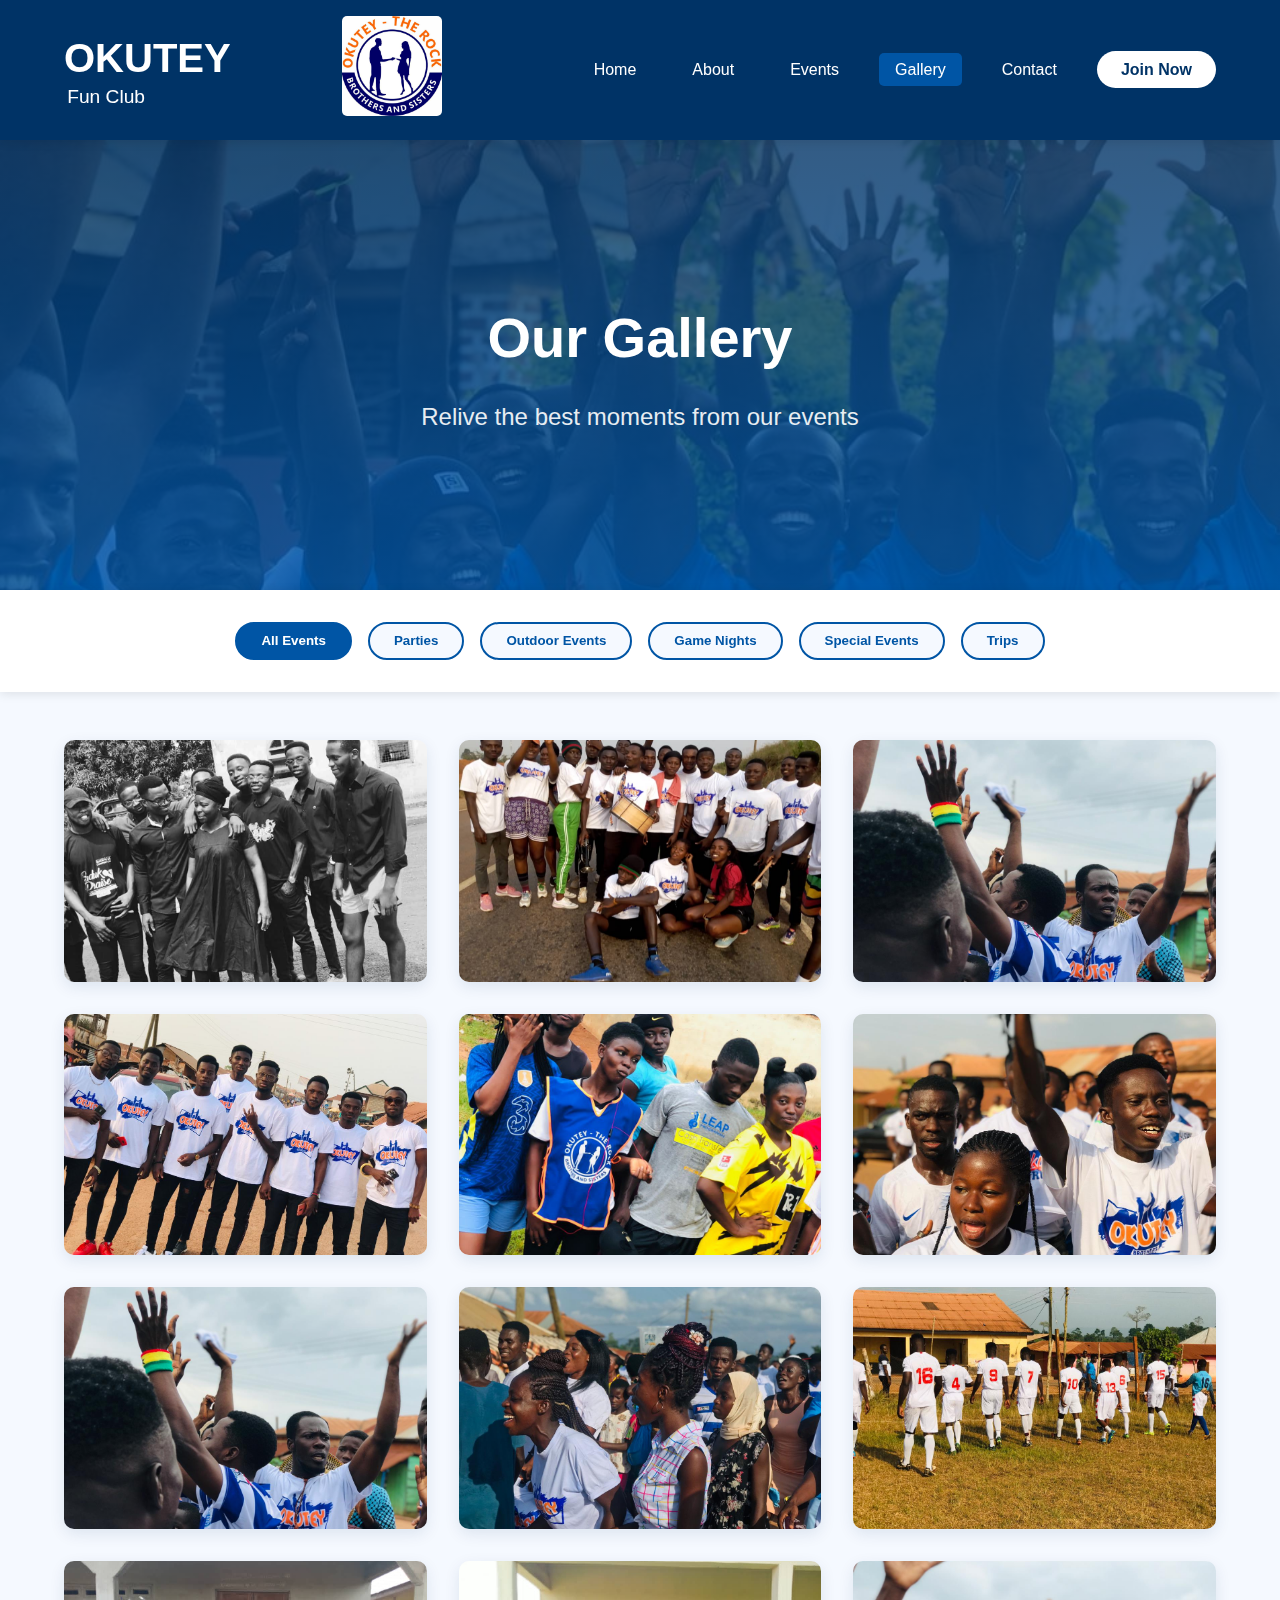
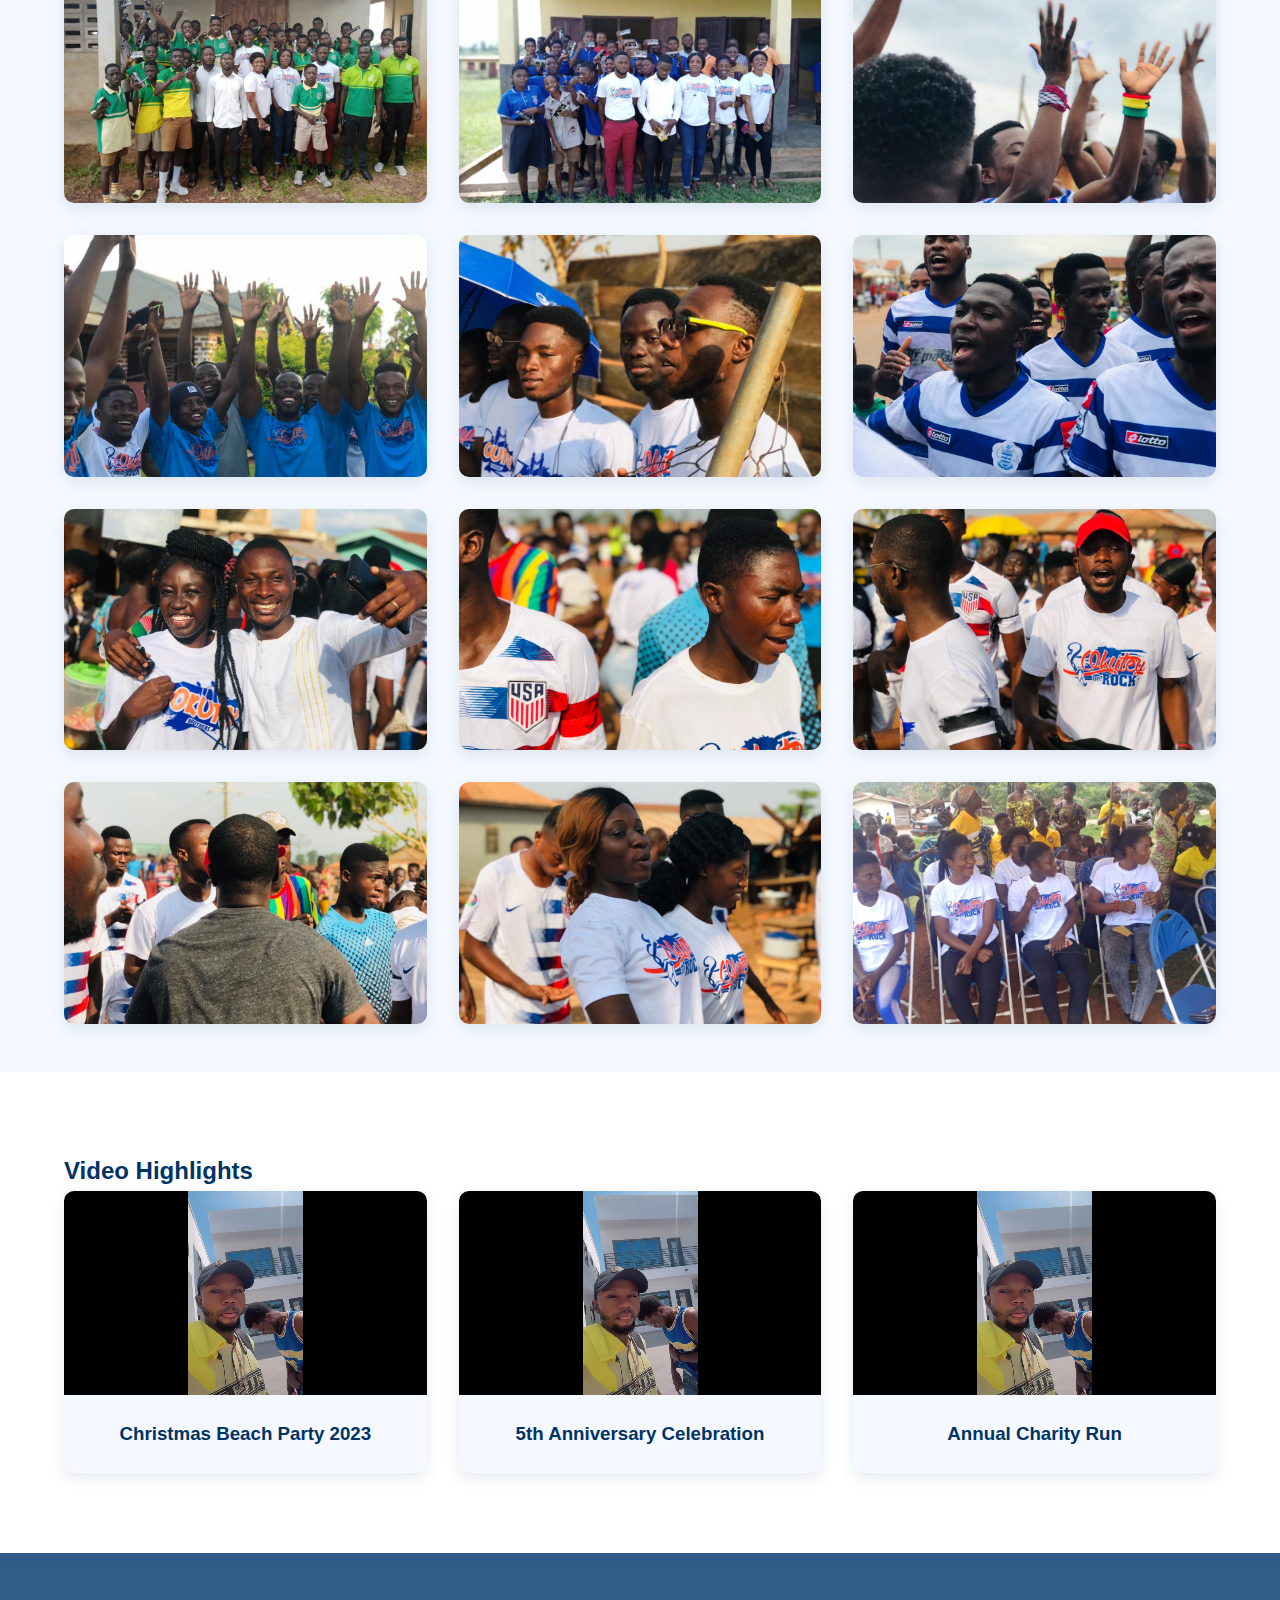
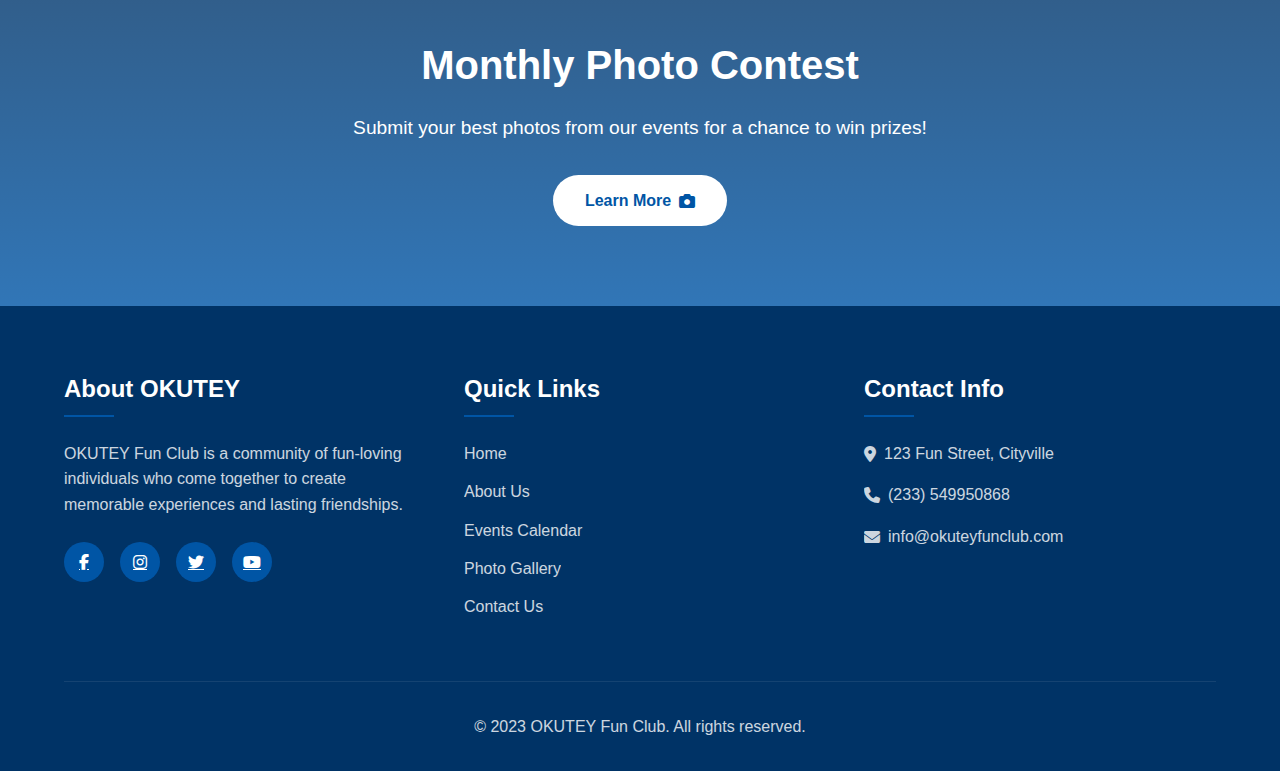
<file: OKUTEY/gallery.html>
<!DOCTYPE html>
<html lang="en">
<head>
    <meta charset="UTF-8">
    <meta name="viewport" content="width=device-width, initial-scale=1.0">
    <title>Gallery | OKUTEY Fun Club</title>
    <link rel="stylesheet" href="css/gallery.css">
    <link rel="stylesheet" href="https://cdnjs.cloudflare.com/ajax/libs/font-awesome/6.4.0/css/all.min.css">
</head>
<body>
    <header>
        <div class="logo">
            <h1>OKUTEY</h1>
            <p>Fun Club</p>
        </div>
        <div class="logo_img">
             <img src="images/okutey_logo.jpeg" alt="okutey logo image">
        </div>
        <nav>
            <ul>
                <li><a href="index.html">Home</a></li>
                <li><a href="about.html">About</a></li>
                <li><a href="event.html">Events</a></li>
                <li><a href="gallery.html" class="active">Gallery</a></li>
                <li><a href="contact.html">Contact</a></li>
                <li><a href="join.html" class="btn-join">Join Now</a></li>
            </ul>
        </nav>
    </header>

    <main>
        <!-- Hero Section -->
        <section class="page-hero">
            <h1>Our Gallery</h1>
            <p>Relive the best moments from our events</p>
        </section>

        <!-- Gallery Filters -->
        <section class="gallery-filters">
            <div class="filters-container">
                <button class="filter-btn active" data-filter="all">All Events</button>
                <button class="filter-btn" data-filter="parties">Parties</button>
                <button class="filter-btn" data-filter="outdoors">Outdoor Events</button>
                <button class="filter-btn" data-filter="games">Game Nights</button>
                <button class="filter-btn" data-filter="special">Special Events</button>
                <button class="filter-btn" data-filter="trips">Trips</button>
            </div>
        </section>

        <!-- Main Gallery -->
        <section class="main-gallery">
            <div class="gallery-grid">
                <div class="gallery-item parties" data-category="parties">
                    <img src="images/funeral_day.jpg" alt="Summer Party">
                    <div class="gallery-overlay">
                        <h3>Mourned Our Patrons</h3>
                        <p>November 2020</p>
                        <a href="#" class="btn-view-more">View More <i class="fas fa-arrow-right"></i></a>
                    </div>
                </div>
                <div class="gallery-item outdoors" data-category="outdoors">
                    <img src="images/recent_mem4.jpeg" alt="Hiking Trip">
                    <div class="gallery-overlay">
                        <h3>Mourning Jogging</h3>
                        <p>May 2023</p>
                        <a href="#" class="btn-view-more">View More <i class="fas fa-arrow-right"></i></a>
                    </div>
                </div>
                <div class="gallery-item games" data-category="games">
                    <img src="images/game_night.jpeg" alt="Game Night">
                    <div class="gallery-overlay">
                        <h3>Annual Games</h3>
                        <p>December 2020</p>
                        <a href="#" class="btn-view-more">View More <i class="fas fa-arrow-right"></i></a>
                    </div>
                </div>
                <div class="gallery-item special" data-category="special">
                    <img src="images/ground_friends.jpeg" alt="Anniversary">
                    <div class="gallery-overlay">
                        <h3>5th Anniversary</h3>
                        <p>March 2023</p>
                        <a href="#" class="btn-view-more">View More <i class="fas fa-arrow-right"></i></a>
                    </div>
                </div>
                <div class="gallery-item trips" data-category="trips">
                    <img src="images/past_event2.jpeg" alt="Weekend Trip">
                    <div class="gallery-overlay">
                        <h3>Weekend Getaway</h3>
                        <p>February 2023</p>
                        <a href="#" class="btn-view-more">View More <i class="fas fa-arrow-right"></i></a>
                    </div>
                </div>
                <div class="gallery-item parties" data-category="parties">
                    <img src="images/gallery10.jpeg" alt="New Year Party">
                    <div class="gallery-overlay">
                        <h3>New Year's Eve</h3>
                        <p>December 2022</p>
                        <a href="#" class="btn-view-more">View More <i class="fas fa-arrow-right"></i></a>
                    </div>
                </div>
                <div class="gallery-item outdoors" data-category="outdoors">
                    <img src="images/game_night.jpeg" alt="Beach Day">
                    <div class="gallery-overlay">
                        <h3>Tournament Day</h3>
                        <p>August 2020</p>
                        <a href="#" class="btn-view-more">View More <i class="fas fa-arrow-right"></i></a>
                    </div>
                </div>
                <div class="gallery-item special" data-category="special">
                    <img src="images/event_gallery2.jpeg" alt="Charity Event">
                    <div class="gallery-overlay">
                        <h3>Charity Gala</h3>
                        <p>July 2022</p>
                        <a href="#" class="btn-view-more">View More <i class="fas fa-arrow-right"></i></a>
                    </div>
                </div>
                <div class="gallery-item games" data-category="games">
                    <img src="images/gallery12.jpeg" alt="Trivia Night">
                    <div class="gallery-overlay">
                        <h3>Fun Clubs Gala</h3>
                        <p>December 2019</p>
                        <a href="#" class="btn-view-more">View More <i class="fas fa-arrow-right"></i></a>
                    </div>
                </div>
                <div class="gallery-item trips" data-category="trips">
                    <img src="images/recent_mem6.jpeg" alt="Camping Trip">
                    <div class="gallery-overlay">
                        <h3>Visited All Schools In Afere</h3>
                        <p>October 2021</p>
                        <a href="#" class="btn-view-more">View More <i class="fas fa-arrow-right"></i></a>
                    </div>
                </div>
                <div class="gallery-item parties" data-category="parties">
                    <img src="images/schools.jpeg" alt="Halloween Party">
                    <div class="gallery-overlay">
                        <h3>Visited All Schools In Afere</h3>
                        <p>October 2021</p>
                        <a href="#" class="btn-view-more">View More <i class="fas fa-arrow-right"></i></a>
                    </div>
                </div>
                <div class="gallery-item outdoors" data-category="outdoors">
                    <img src="images/recent_mem1.jpeg" alt="Picnic">
                    <div class="gallery-overlay">
                        <h3>New Year Games</h3>
                        <p>January 2020</p>
                        <a href="#" class="btn-view-more">View More <i class="fas fa-arrow-right"></i></a>
                    </div>
                </div>
                  <div class="gallery-item outdoors" data-category="outdoors">
                    <img src="images/gallery1.jpeg" alt="Picnic">
                    <div class="gallery-overlay">
                        <h3>Visited a Member</h3>
                        <p>July 2020</p>
                        <a href="#" class="btn-view-more">View More <i class="fas fa-arrow-right"></i></a>
                    </div>
                </div>
                  <div class="gallery-item outdoors" data-category="outdoors">
                    <img src="images/gallery2.jpeg" alt="Picnic">
                    <div class="gallery-overlay">
                        <h3>Christmas Games</h3>
                        <p>December 2019</p>
                        <a href="#" class="btn-view-more">View More <i class="fas fa-arrow-right"></i></a>
                    </div>
                </div>
                  <div class="gallery-item outdoors" data-category="outdoors">
                    <img src="images/gallery3.jpeg" alt="Picnic">
                    <div class="gallery-overlay">
                        <h3>Christmas Games</h3>
                        <p>December 2019</p>
                        <a href="#" class="btn-view-more">View More <i class="fas fa-arrow-right"></i></a>
                    </div>
                </div>
                  <div class="gallery-item outdoors" data-category="outdoors">
                    <img src="images/gallery4.jpeg" alt="Picnic">
                    <div class="gallery-overlay">
                        <h3>Christmas Games</h3>
                        <p>December 2019</p>
                        <a href="#" class="btn-view-more">View More <i class="fas fa-arrow-right"></i></a>
                    </div>
                </div>
                  <div class="gallery-item outdoors" data-category="outdoors">
                    <img src="images/gallery5.jpeg" alt="Picnic">
                    <div class="gallery-overlay">
                        <h3>Christmas Games</h3>
                        <p>December 2019</p>
                        <a href="#" class="btn-view-more">View More <i class="fas fa-arrow-right"></i></a>
                    </div>
                </div>
                  <div class="gallery-item outdoors" data-category="outdoors">
                    <img src="images/gallery6.jpeg" alt="Picnic">
                    <div class="gallery-overlay">
                        <h3>Christmas Games</h3>
                        <p>December 2019</p>
                        <a href="#" class="btn-view-more">View More <i class="fas fa-arrow-right"></i></a>
                    </div>
                </div>
                  <div class="gallery-item outdoors" data-category="outdoors">
                    <img src="images/gallery7.jpeg" alt="Picnic">
                    <div class="gallery-overlay">
                        <h3>Morale Time with Supporters</h3>
                        <p>January 2021</p>
                        <a href="#" class="btn-view-more">View More <i class="fas fa-arrow-right"></i></a>
                    </div>
                </div>
                  <div class="gallery-item outdoors" data-category="outdoors">
                    <img src="images/gallery8.jpeg" alt="Picnic">
                    <div class="gallery-overlay">
                        <h3>Women's Tournament</h3>
                        <p>July 2021</p>
                        <a href="#" class="btn-view-more">View More <i class="fas fa-arrow-right"></i></a>
                    </div>
                </div>
                  <div class="gallery-item outdoors" data-category="outdoors">
                    <img src="images/gallery9.jpeg" alt="Picnic">
                    <div class="gallery-overlay">
                        <h3>Fun Clubs Invite</h3>
                        <p>July 2020</p>
                        <a href="#" class="btn-view-more">View More <i class="fas fa-arrow-right"></i></a>
                    </div>
                </div>
            </div>
        </section>

        <!-- Video Highlights -->
        <section class="video-highlights">
            <h2 class="section-title">Video Highlights</h2>
            <div class="videos-container">
                <div class="video-card">
                    <div class="video-wrapper">
                        <iframe src="videos/WhatsApp Video 2025-03-27 at 14.47.53_33998835.mp4" frameborder="0" allowfullscreen></iframe>
                    </div>
                    <h3>Christmas Beach Party 2023</h3>
                </div>
                <div class="video-card">
                    <div class="video-wrapper">
                        <iframe src="videos/WhatsApp Video 2025-03-27 at 14.47.53_33998835.mp4" frameborder="0" allowfullscreen></iframe>
                    </div>
                    <h3>5th Anniversary Celebration</h3>
                </div>
                <div class="video-card">
                    <div class="video-wrapper">
                        <iframe src="videos/WhatsApp Video 2025-03-27 at 14.47.53_33998835.mp4" frameborder="0" allowfullscreen></iframe>
                    </div>
                    <h3>Annual Charity Run</h3>
                </div>
            </div>
        </section>

        <!-- Photo Contest -->
        <section class="photo-contest">
            <div class="contest-content">
                <h2>Monthly Photo Contest</h2>
                <p>Submit your best photos from our events for a chance to win prizes!</p>
                <a href="#" class="btn-contest">Learn More <i class="fas fa-camera"></i></a>
            </div>
        </section>
    </main>

    <footer>
        <div class="footer-content">
            <div class="footer-section about">
                <h3>About OKUTEY</h3>
                <p>OKUTEY Fun Club is a community of fun-loving individuals who come together to create memorable experiences and lasting friendships.</p>
                <div class="social-links">
                    <a href="#" aria-label="Facebook"><i class="fab fa-facebook-f"></i></a>
                    <a href="#" aria-label="Instagram"><i class="fab fa-instagram"></i></a>
                    <a href="#" aria-label="Twitter"><i class="fab fa-twitter"></i></a>
                    <a href="#" aria-label="YouTube"><i class="fab fa-youtube"></i></a>
                </div>
            </div>
            <div class="footer-section links">
                <h3>Quick Links</h3>
                <ul>
                    <li><a href="index.html">Home</a></li>
                    <li><a href="about.html">About Us</a></li>
                    <li><a href="event.html">Events Calendar</a></li>
                    <li><a href="gallery.html">Photo Gallery</a></li>
                    <li><a href="contact.html">Contact Us</a></li>
                </ul>
            </div>
            <div class="footer-section contact">
                <h3>Contact Info</h3>
                <p><i class="fas fa-map-marker-alt"></i> 123 Fun Street, Cityville</p>
                <p><i class="fas fa-phone"></i> (233) 549950868</p>
                <p><i class="fas fa-envelope"></i> info@okuteyfunclub.com</p>
            </div>
        </div>
        <div class="footer-bottom">
            <p>&copy; 2023 OKUTEY Fun Club. All rights reserved.</p>
        </div>
    </footer>
</body>
</html>
</file>
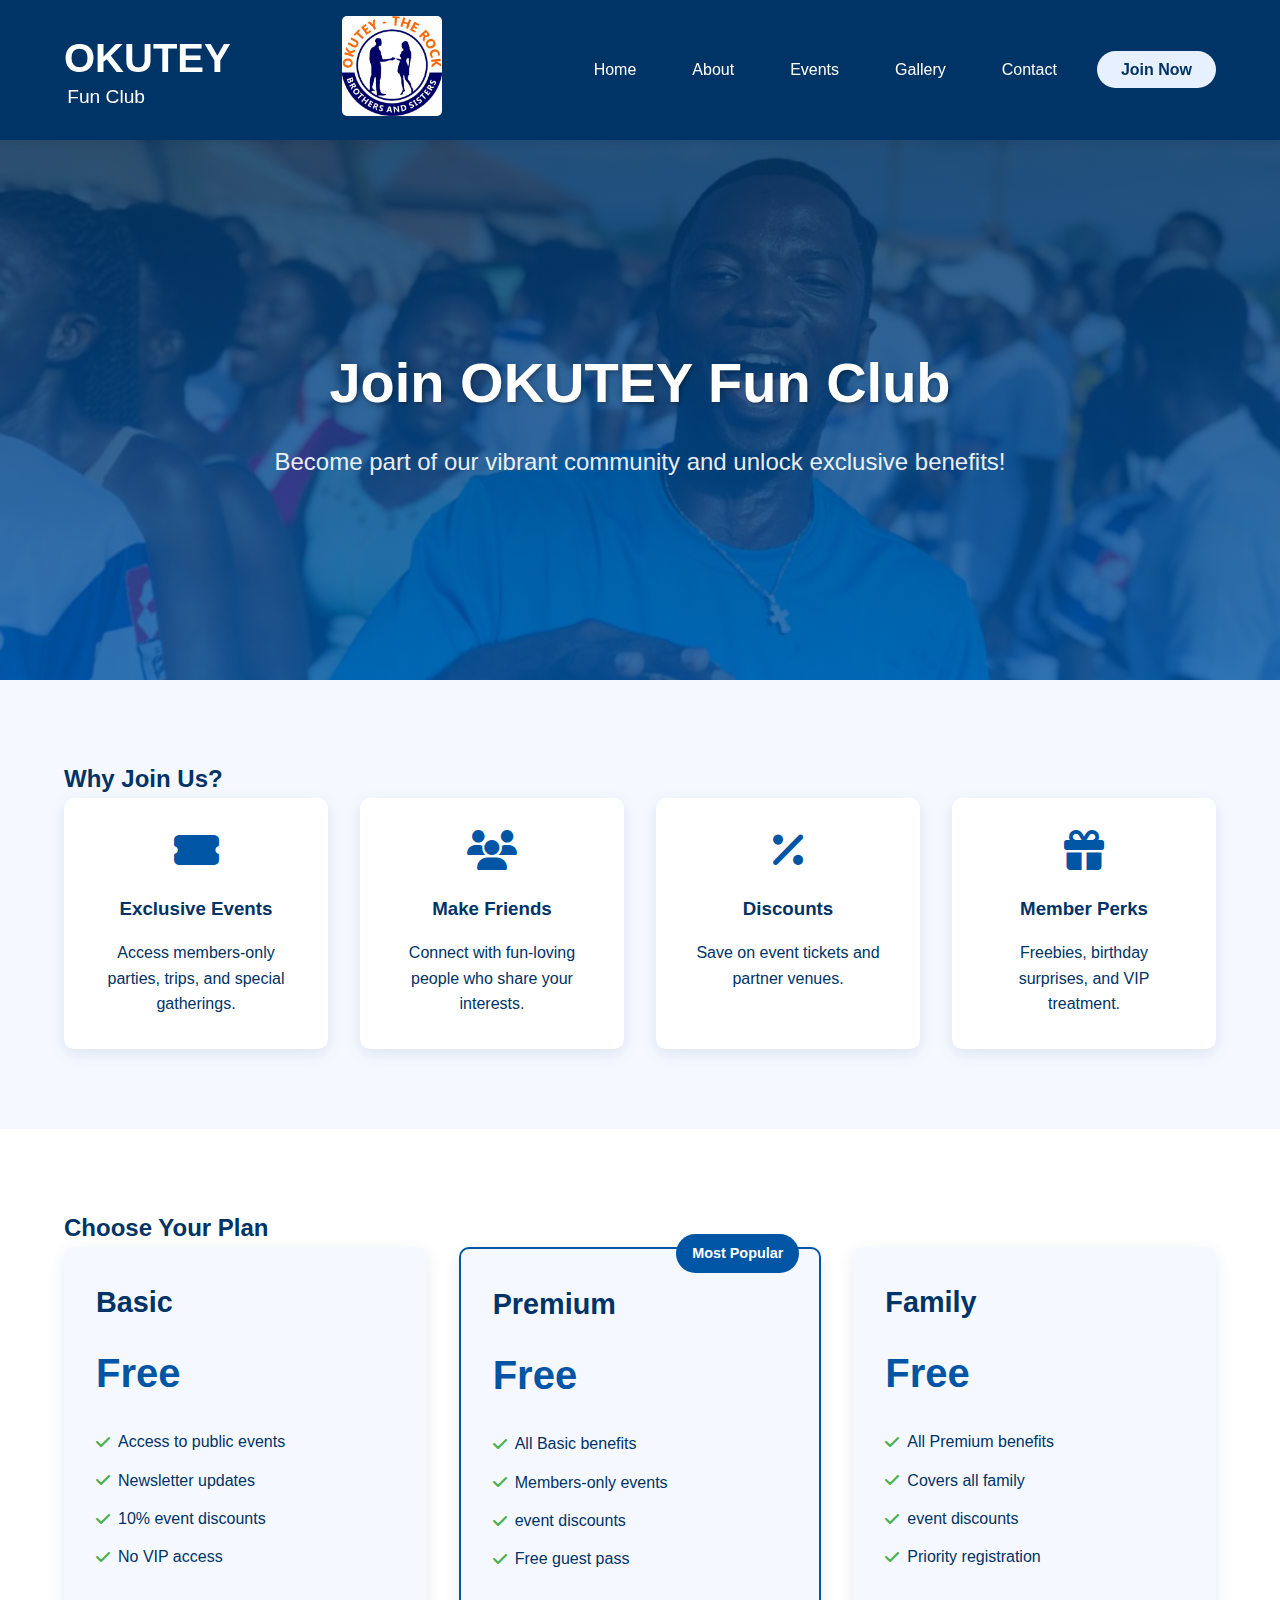
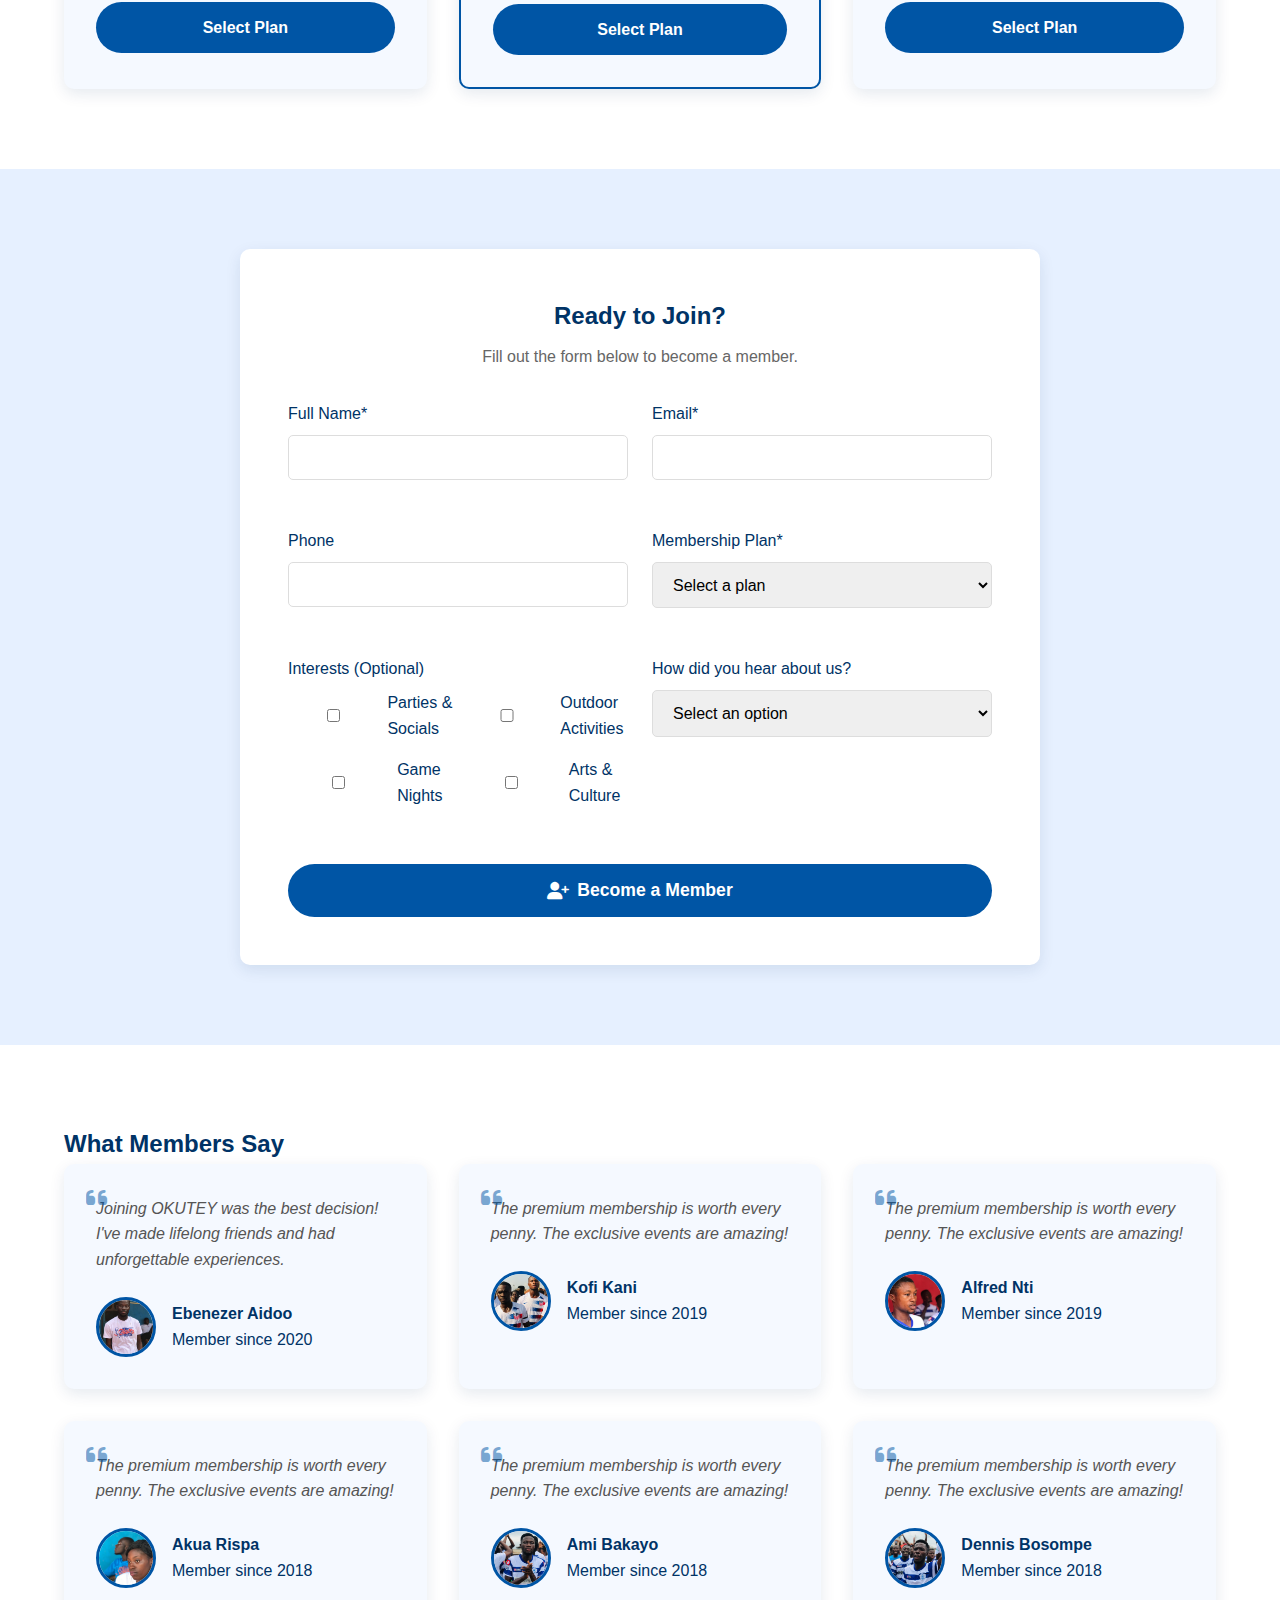
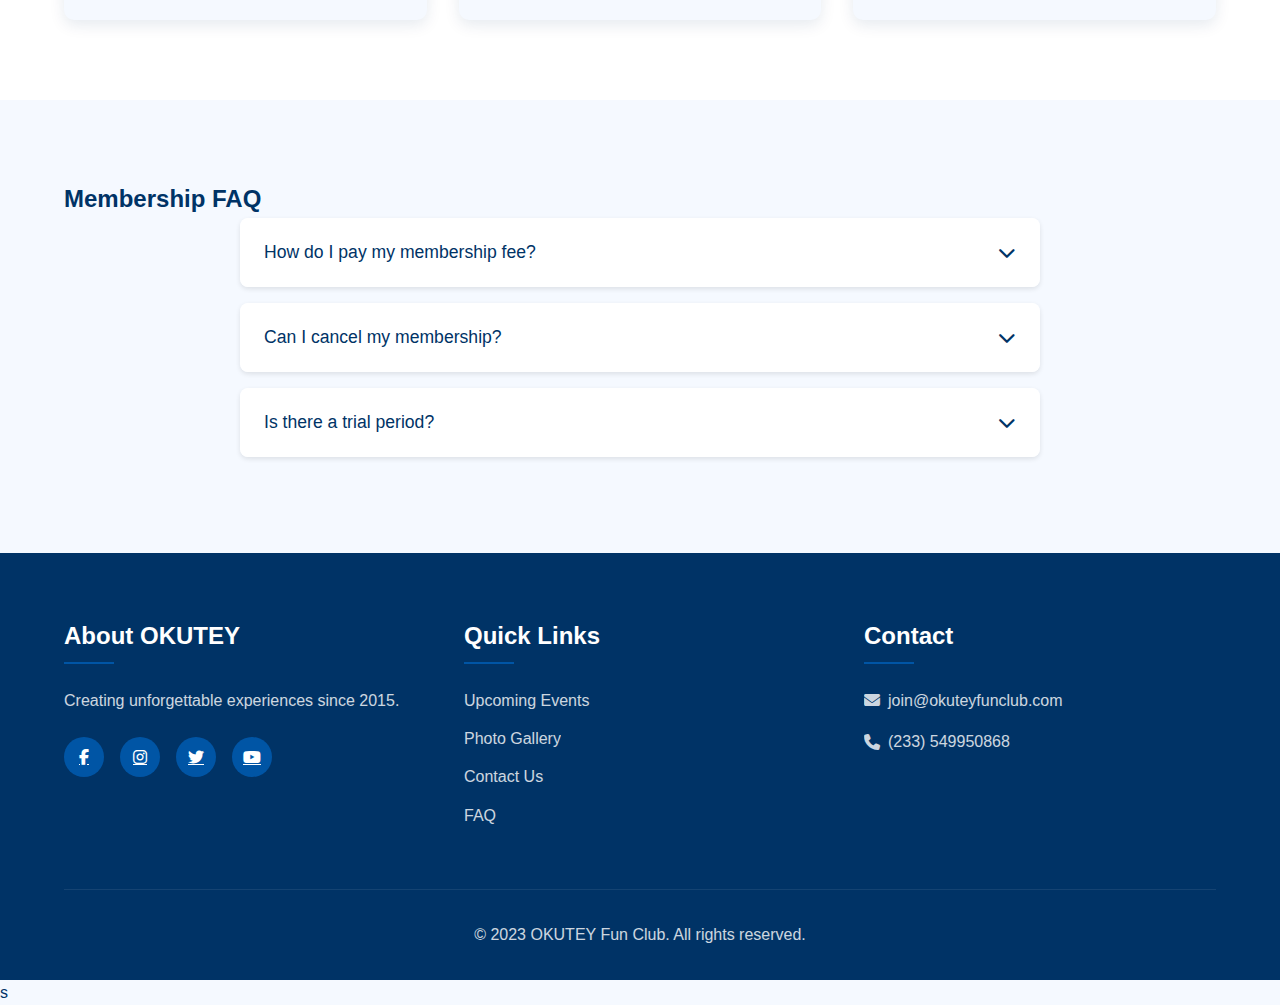
<file: OKUTEY/join.html>
<!DOCTYPE html>
<html lang="en">
<head>
    <meta charset="UTF-8">
    <meta name="viewport" content="width=device-width, initial-scale=1.0">
    <title>Join OKUTEY Fun Club | Become a Member</title>
    <link rel="stylesheet" href="css/join.css">
    <link rel="stylesheet" href="https://cdnjs.cloudflare.com/ajax/libs/font-awesome/6.4.0/css/all.min.css">
</head>
<body>
    <header>
        <div class="logo">
            <h1>OKUTEY</h1>
            <p>Fun Club</p>
        </div>
         <div class="logo_img">
             <img src="images/okutey_logo.jpeg" alt="okutey logo image">
        </div>
        <nav>
            <ul>
                <li><a href="index.html">Home</a></li>
                <li><a href="about.html">About</a></li>
                <li><a href="event.html">Events</a></li>
                <li><a href="gallery.html">Gallery</a></li>
                <li><a href="contact.html">Contact</a></li>
                <li><a href="join.html" class="btn-join active">Join Now</a></li>
            </ul>
        </nav>
    </header>

    <main>
        <!-- Hero Section -->
        <section class="join-hero">
            <div class="hero-content">
                <h1>Join OKUTEY Fun Club</h1>
                <p>Become part of our vibrant community and unlock exclusive benefits!</p>
            </div>
        </section>

        <!-- Membership Benefits -->
        <section class="benefits-section">
            <h2 class="section-title">Why Join Us?</h2>
            <div class="benefits-grid">
                <div class="benefit-card">
                    <i class="fas fa-ticket-alt"></i>
                    <h3>Exclusive Events</h3>
                    <p>Access members-only parties, trips, and special gatherings.</p>
                </div>
                <div class="benefit-card">
                    <i class="fas fa-users"></i>
                    <h3>Make Friends</h3>
                    <p>Connect with fun-loving people who share your interests.</p>
                </div>
                <div class="benefit-card">
                    <i class="fas fa-percentage"></i>
                    <h3>Discounts</h3>
                    <p>Save on event tickets and partner venues.</p>
                </div>
                <div class="benefit-card">
                    <i class="fas fa-gift"></i>
                    <h3>Member Perks</h3>
                    <p>Freebies, birthday surprises, and VIP treatment.</p>
                </div>
            </div>
        </section>

        <!-- Membership Tiers -->
        <section class="tiers-section">
            <h2 class="section-title">Choose Your Plan</h2>
            <div class="tiers-grid">
                <div class="tier-card">
                    <h3>Basic</h3>
                    <p class="price">Free<span></span></p>
                    <ul>
                        <li><i class="fas fa-check"></i> Access to public events</li>
                        <li><i class="fas fa-check"></i> Newsletter updates</li>
                        <li><i class="fas fa-check"></i> 10% event discounts</li>
                        <li><i class="fas fa-check"></i> No VIP access</li>
                    </ul>
                    <a href="#join-form" class="btn-tier">Select Plan</a>
                </div>
                <div class="tier-card popular">
                    <div class="popular-badge">Most Popular</div>
                    <h3>Premium</h3>
                    <p class="price">Free<span></span></p>
                    <ul>
                        <li><i class="fas fa-check"></i> All Basic benefits</li>
                        <li><i class="fas fa-check"></i> Members-only events</li>
                        <li><i class="fas fa-check"></i> event discounts</li>
                        <li><i class="fas fa-check"></i> Free guest pass</li>
                    </ul>
                    <a href="#join-form" class="btn-tier">Select Plan</a>
                </div>
                <div class="tier-card">
                    <h3>Family</h3>
                    <p class="price">Free<span></span></p>
                    <ul>
                        <li><i class="fas fa-check"></i> All Premium benefits</li>
                        <li><i class="fas fa-check"></i> Covers all family</li>
                        <li><i class="fas fa-check"></i> event discounts</li>
                        <li><i class="fas fa-check"></i> Priority registration</li>
                    </ul>
                    <a href="#join-form" class="btn-tier">Select Plan</a>
                </div>
            </div>
        </section>

        <!-- Join Form -->
        <section class="join-form-section" id="join-form">
            <div class="form-container">
                <h2>Ready to Join?</h2>
                <p>Fill out the form below to become a member.</p>
                
                <form class="membership-form">
                    <div class="form-group">
                        <label for="full-name">Full Name*</label>
                        <input type="text" id="full-name" name="full-name" required>
                    </div>
                    
                    <div class="form-group">
                        <label for="email">Email*</label>
                        <input type="email" id="email" name="email" required>
                    </div>
                    
                    <div class="form-group">
                        <label for="phone">Phone</label>
                        <input type="tel" id="phone" name="phone">
                    </div>
                    
                    <div class="form-group">
                        <label for="plan">Membership Plan*</label>
                        <select id="plan" name="plan" required>
                            <option value="">Select a plan</option>
                            <option value="basic">Basic ($29/year)</option>
                            <option value="premium">Premium ($49/year)</option>
                            <option value="family">Family ($79/year)</option>
                        </select>
                    </div>
                    
                    <div class="form-group">
                        <label for="interests">Interests (Optional)</label>
                        <div class="checkbox-group">
                            <label><input type="checkbox" name="interests" value="parties"> Parties & Socials</label>
                            <label><input type="checkbox" name="interests" value="outdoors"> Outdoor Activities</label>
                            <label><input type="checkbox" name="interests" value="games"> Game Nights</label>
                            <label><input type="checkbox" name="interests" value="arts"> Arts & Culture</label>
                        </div>
                    </div>
                    
                    <div class="form-group">
                        <label for="how-heard">How did you hear about us?</label>
                        <select id="how-heard" name="how-heard">
                            <option value="">Select an option</option>
                            <option value="friend">Friend/Family</option>
                            <option value="social">Social Media</option>
                            <option value="event">At an Event</option>
                            <option value="search">Online Search</option>
                        </select>
                    </div>
                    
                    <button type="submit" class="btn-submit">
                        <i class="fas fa-user-plus"></i> Become a Member
                    </button>
                </form>
            </div>
        </section>

        <!-- Testimonials -->
        <section class="testimonials-section">
            <h2 class="section-title">What Members Say</h2>
            <div class="testimonials-grid">
                <div class="testimonial-card">
                    <div class="quote">
                        <i class="fas fa-quote-left"></i>
                        <p>Joining OKUTEY was the best decision! I've made lifelong friends and had unforgettable experiences.</p>
                    </div>
                    <div class="member-info">
                        <img src="images/eben_nurse.jpeg" alt="Sarah K.">
                        <p><strong>Ebenezer Aidoo</strong><br>Member since 2020</p>
                    </div>
                </div>
                <div class="testimonial-card">
                    <div class="quote">
                        <i class="fas fa-quote-left"></i>
                        <p>The premium membership is worth every penny. The exclusive events are amazing!</p>
                    </div>
                    <div class="member-info">
                        <img src="images/kofi_kani.jpeg" alt="Mike T.">
                        <p><strong>Kofi Kani</strong><br>Member since 2019</p>
                    </div>
                    
                </div>
                 <div class="testimonial-card">
                    <div class="quote">
                        <i class="fas fa-quote-left"></i>
                        <p>The premium membership is worth every penny. The exclusive events are amazing!</p>
                    </div>
                    <div class="member-info">
                        <img src="images/alfred.jpeg" alt="Mike T.">
                        <p><strong>Alfred Nti</strong><br>Member since 2019</p>
                    </div>
                    
                </div>
                 <div class="testimonial-card">
                    <div class="quote">
                        <i class="fas fa-quote-left"></i>
                        <p>The premium membership is worth every penny. The exclusive events are amazing!</p>
                    </div>
                    <div class="member-info">
                        <img src="images/Rispa.jpeg" alt="Mike T.">
                        <p><strong>Akua Rispa</strong><br>Member since 2018</p>
                    </div>
                    
                </div>
                 <div class="testimonial-card">
                    <div class="quote">
                        <i class="fas fa-quote-left"></i>
                        <p>The premium membership is worth every penny. The exclusive events are amazing!</p>
                    </div>
                    <div class="member-info">
                        <img src="images/ami.jpeg" alt="Mike T.">
                        <p><strong>Ami Bakayo</strong><br>Member since 2018</p>
                    </div>
                    
                </div>
                 <div class="testimonial-card">
                    <div class="quote">
                        <i class="fas fa-quote-left"></i>
                        <p>The premium membership is worth every penny. The exclusive events are amazing!</p>
                    </div>
                    <div class="member-info">
                        <img src="images/mutala.jpeg" alt="Mike T.">
                        <p><strong>Dennis Bosompe</strong><br>Member since 2018</p>
                    </div>
                    
                </div>
            </div>
        </section>

        <!-- FAQ -->
        <section class="faq-section">
            <h2 class="section-title">Membership FAQ</h2>
            <div class="faq-container">
                <div class="faq-item">
                    <button class="faq-question">
                        How do I pay my membership fee?
                        <i class="fas fa-chevron-down"></i>
                    </button>
                    <div class="faq-answer">
                        <p>We accept credit/debit cards (Visa, Mastercard, Amex) and PayPal. Payment is processed securely during signup.</p>
                    </div>
                </div>
                <div class="faq-item">
                    <button class="faq-question">
                        Can I cancel my membership?
                        <i class="fas fa-chevron-down"></i>
                    </button>
                    <div class="faq-answer">
                        <p>Yes! You can cancel anytime, but we don't offer refunds for partial membership periods.</p>
                    </div>
                </div>
                <div class="faq-item">
                    <button class="faq-question">
                        Is there a trial period?
                        <i class="fas fa-chevron-down"></i>
                    </button>
                    <div class="faq-answer">
                        <p>New members can attend one free event before committing to a paid plan.</p>
                    </div>
                </div>
            </div>
        </section>
    </main>

    <footer>
        <div class="footer-content">
            <div class="footer-section about">
                <h3>About OKUTEY</h3>
                <p>Creating unforgettable experiences since 2015.</p>
                <div class="social-links">
                    <a href="#"><i class="fab fa-facebook-f"></i></a>
                    <a href="#"><i class="fab fa-instagram"></i></a>
                    <a href="#"><i class="fab fa-twitter"></i></a>
                    <a href="#"><i class="fab fa-youtube"></i></a>
                </div>
            </div>
            <div class="footer-section links">
                <h3>Quick Links</h3>
                <ul>
                    <li><a href="event.html">Upcoming Events</a></li>
                    <li><a href="gallery.html">Photo Gallery</a></li>
                    <li><a href="contact.html">Contact Us</a></li>
                    <li><a href="faq.html">FAQ</a></li>
                </ul>
            </div>
            <div class="footer-section contact">
                <h3>Contact</h3>
                <p><i class="fas fa-envelope"></i> join@okuteyfunclub.com</p>
                <p><i class="fas fa-phone"></i> (233) 549950868</p>
            </div>
        </div>
        <div class="footer-bottom">
            <p>&copy; 2023 OKUTEY Fun Club. All rights reserved.</p>
        </div>
    </footer>

    <script>
        // FAQ Accordion
        document.querySelectorAll('.faq-question').forEach(question => {
            question.addEventListener('click', () => {
                const answer = question.nextElementSibling;
                const icon = question.querySelector('i');
                
                question.classList.toggle('active');
                answer.style.maxHeight = question.classList.contains('active') ? 
                    answer.scrollHeight + 'px' : '0';
                icon.classList.toggle('fa-chevron-up');
            });
        });

        // Scroll to form when tier plan is selected
        document.querySelectorAll('.btn-tier').forEach(btn => {
            btn.addEventListener('click', (e) => {
                e.preventDefault();
                const plan = btn.closest('.tier-card').querySelector('h3').textContent;
                document.getElementById('plan').value = plan.toLowerCase();
                document.getElementById('join-form').scrollIntoView({ behavior: 'smooth' });
            });
        });
    </script>
</body>
</html>s
</file>
<file: OKUTEY/css/styles.css>
/* Global Styles */
* {
    margin: 0;
    padding: 0;
    box-sizing: border-box;
    font-family: 'Arial', sans-serif;
}

body {
    background-color: #f5f9ff;
    color: #003366;
    line-height: 1.6;
}

header {
    background-color: #003366;
    color: white;
    padding: 1rem 5%;
    display: flex;
    justify-content: space-between;
    align-items: center;
    position: sticky;
    top: 0;
    z-index: 100;
    box-shadow: 0 2px 10px rgba(0, 0, 0, 0.1);
}

.logo h1 {
    font-size: 2.5rem;
    font-weight: bold;
}

.logo p {
    font-size: 1.2rem;
    margin-top: -0.5rem;
    margin-left: 0.2rem;
}

.logo_img img{
    width: 100%;
    height: 100px;
    border-radius: 5px;
}

nav ul {
    display: flex;
    list-style: none;
    align-items: center;
}

nav ul li {
    margin-left: 1.5rem;
}

nav ul li a {
    color: white;
    text-decoration: none;
    padding: 0.5rem 1rem;
    border-radius: 5px;
    transition: all 0.3s;
    font-weight: 500;
}

nav ul li a:hover, nav ul li a.active {
    background-color: #0055a5;
}

.btn-join {
    background-color: white;
    color: #003366;
    padding: 0.6rem 1.5rem;
    border-radius: 30px;
    font-weight: bold;
    transition: all 0.3s;
}

.btn-join:hover {
    background-color: #0055a5;
    color: white;
    transform: translateY(-2px);
}

/* Hero Section */
.hero {
    display: flex;
    align-items: center;
    justify-content: space-between;
    padding: 4rem 5%;
    background: linear-gradient(135deg, #003366 0%, #0055a5 100%);
    color: white;
}

.hero-content {
    flex: 1;
    max-width: 600px;
}

.hero h2 {
    font-size: 3rem;
    margin-bottom: 1rem;
    line-height: 1.2;
    animation: fadeInDown 1s ease;
}

.hero .tagline {
    font-size: 1.5rem;
    margin-bottom: 2rem;
    opacity: 0.9;
    animation: fadeInUp 1s ease;
}

@keyframes fadeInDown {
    from {
        opacity: 0;
        transform: translateY(-30px);
    }
    to {
        opacity: 1;
        transform: translateY(0);
    }
}

@keyframes fadeInUp {
    from {
        opacity: 0;
        transform: translateY(30px);
    }
    to {
        opacity: 1;
        transform: translateY(0);
    }
}



.hero-buttons {
    display: flex;
    gap: 1rem;
}

.btn-primary {
    background-color: white;
    color: #003366;
    padding: 0.8rem 2rem;
    border-radius: 30px;
    text-decoration: none;
    font-weight: bold;
    transition: all 0.3s;
    animation: fadeInUp 1s ease;
}

.btn-primary:hover {
    background-color: #0055a5;
    color: white;
    transform: translateY(-3px);
    box-shadow: 0 5px 15px rgba(0, 0, 0, 0.2);
}

.btn-secondary {
    background-color: transparent;
    color: white;
    padding: 0.8rem 2rem;
    border-radius: 30px;
    text-decoration: none;
    font-weight: bold;
    border: 2px solid white;
    transition: all 0.3s;
    animation: fadeInUp 1s ease;
}

.btn-secondary:hover {
    background-color: white;
    color: #003366;
    transform: translateY(-3px);
}

.hero-image {
    flex: 1;
    max-width: 600px;
    border-radius: 10px;
    overflow: hidden;
    box-shadow: 0 10px 30px rgba(0, 0, 0, 0.2);
}

.hero-image img {
    width: 100%;
    height: auto;
    display: block;
}

/* Section Styles */
.section-title {
    text-align: center;
    font-size: 2.5rem;
    margin-bottom: 3rem;
    color: #003366;
    position: relative;
}

.section-title::after {
    content: '';
    display: block;
    width: 80px;
    height: 4px;
    background-color: #0055a5;
    margin: 1rem auto 0;
}

/* Featured Events */
.featured-events {
    padding: 5rem 5%;
    background-color: white;
}

.events-container {
    display: flex;
    justify-content: center;
    flex-wrap: wrap;
    gap: 2rem;
    margin-bottom: 3rem;
}

.event-card {
    background-color: white;
    border-radius: 10px;
    box-shadow: 0 5px 15px rgba(0, 51, 102, 0.1);
    display: flex;
    width: 100%;
    max-width: 350px;
    overflow: hidden;
    transition: transform 0.3s;
}

.event-card:hover {
    transform: translateY(-10px);
}

.event-date {
    background-color: #0055a5;
    color: white;
    padding: 1.5rem;
    min-width: 80px;
    display: flex;
    flex-direction: column;
    align-items: center;
    justify-content: center;
}

.event-date .day {
    font-size: 2rem;
    font-weight: bold;
    line-height: 1;
}

.event-date .month {
    font-size: 1rem;
    text-transform: uppercase;
    letter-spacing: 1px;
}

.event-details {
    padding: 1.5rem;
    flex: 1;
}

.event-details h3 {
    color: #003366;
    margin-bottom: 1rem;
    font-size: 1.3rem;
}

.event-details p {
    color: #666;
    margin-bottom: 0.5rem;
    font-size: 0.9rem;
    display: flex;
    align-items: center;
    gap: 0.5rem;
}

.event-details i {
    color: #0055a5;
}

.btn-event {
    display: inline-block;
    background-color: #0055a5;
    color: white;
    padding: 0.5rem 1.5rem;
    border-radius: 30px;
    text-decoration: none;
    font-weight: bold;
    font-size: 0.9rem;
    margin-top: 1rem;
    transition: all 0.3s;
}

.btn-event:hover {
    background-color: #003366;
    transform: translateY(-2px);
}

.view-all {
    text-align: center;
}

.btn-view-all {
    display: inline-block;
    color: #0055a5;
    text-decoration: none;
    font-weight: bold;
    padding: 0.8rem 2rem;
    border: 2px solid #0055a5;
    border-radius: 30px;
    transition: all 0.3s;
}

.btn-view-all:hover {
    background-color: #0055a5;
    color: white;
}

/* Testimonials */
.testimonials {
    padding: 5rem 5%;
    background-color: #e6f0ff;
}

.testimonial-container {
    display: flex;
    justify-content: center;
    flex-wrap: wrap;
    gap: 2rem;
}

.testimonial-card {
    background-color: white;
    border-radius: 10px;
    padding: 2rem;
    width: 100%;
    max-width: 350px;
    box-shadow: 0 5px 15px rgba(0, 51, 102, 0.1);
}

.quote {
    position: relative;
    margin-bottom: 1.5rem;
}

.quote i {
    color: #0055a5;
    font-size: 1.5rem;
    opacity: 0.5;
    position: absolute;
    top: -10px;
    left: -10px;
}

.quote p {
    font-style: italic;
    color: #555;
}

.member-info {
    display: flex;
    align-items: center;
    gap: 1rem;
}

.member-info img {
    width: 60px;
    height: 60px;
    border-radius: 50%;
    object-fit: cover;
    border: 3px solid #0055a5;
}

.member-info h4 {
    color: #003366;
    margin-bottom: 0.2rem;
}

.member-info p {
    color: #777;
    font-size: 0.9rem;
}

/* Benefits Section */
.benefits {
    padding: 5rem 5%;
    background-color: white;
}

.benefits-container {
    display: flex;
    justify-content: center;
    flex-wrap: wrap;
    gap: 2rem;
    margin-bottom: 3rem;
}

.benefit-card {
    background-color: #f5f9ff;
    border-radius: 10px;
    padding: 2rem;
    width: 100%;
    max-width: 250px;
    text-align: center;
    transition: transform 0.3s;
}

.benefit-card:hover {
    transform: translateY(-10px);
}

.benefit-icon {
    width: 70px;
    height: 70px;
    background-color: #0055a5;
    color: white;
    border-radius: 50%;
    display: flex;
    align-items: center;
    justify-content: center;
    margin: 0 auto 1.5rem;
    font-size: 1.8rem;
}

.benefit-card h3 {
    color: #003366;
    margin-bottom: 1rem;
    font-size: 1.3rem;
}

.benefit-card p {
    color: #666;
    font-size: 0.95rem;
}

.join-now {
    text-align: center;
}

.btn-join-large {
    display: inline-block;
    background-color: #0055a5;
    color: white;
    padding: 1rem 2.5rem;
    border-radius: 30px;
    text-decoration: none;
    font-weight: bold;
    font-size: 1.1rem;
    transition: all 0.3s;
}

.btn-join-large:hover {
    background-color: #003366;
    transform: translateY(-3px);
    box-shadow: 0 5px 15px rgba(0, 51, 102, 0.3);
}

/* Gallery Preview */
.gallery-preview {
    padding: 5rem 5%;
    background-color: #e6f0ff;
}

.gallery-grid {
    display: grid;
    grid-template-columns: repeat(auto-fit, minmax(250px, 1fr));
    gap: 1.5rem;
    margin-bottom: 3rem;
}

.gallery-item {
    position: relative;
    border-radius: 10px;
    overflow: hidden;
    box-shadow: 0 5px 15px rgba(0, 51, 102, 0.1);
    aspect-ratio: 3/2;
}

.gallery-item img {
    width: 100%;
    height: 100%;
    object-fit: cover;
    transition: transform 0.5s;
}

.gallery-item:hover img {
    transform: scale(1.1);
}

.overlay {
    position: absolute;
    bottom: 0;
    left: 0;
    right: 0;
    background: linear-gradient(transparent, rgba(0, 51, 102, 0.8));
    padding: 1.5rem;
    color: white;
    opacity: 0;
    transition: opacity 0.3s;
}

.gallery-item:hover .overlay {
    opacity: 1;
}

.view-gallery {
    text-align: center;
}

.btn-view-gallery {
    display: inline-block;
    color: #0055a5;
    text-decoration: none;
    font-weight: bold;
    padding: 0.8rem 2rem;
    border: 2px solid #0055a5;
    border-radius: 30px;
    transition: all 0.3s;
}

.btn-view-gallery:hover {
    background-color: #0055a5;
    color: white;
}

/* Newsletter */
.newsletter {
    padding: 4rem 5%;
    background: linear-gradient(135deg, #003366 0%, #0055a5 100%);
    color: white;
    text-align: center;
}

.newsletter h2 {
    font-size: 2.5rem;
    margin-bottom: 1rem;
}

.newsletter p {
    font-size: 1.2rem;
    margin-bottom: 2rem;
    opacity: 0.9;
}

.newsletter-form {
    display: flex;
    max-width: 500px;
    margin: 0 auto;
}

.newsletter-form input {
    flex: 1;
    padding: 1rem;
    border: none;
    border-radius: 30px 0 0 30px;
    font-size: 1rem;
}

.newsletter-form button {
    background-color: white;
    color: #003366;
    border: none;
    padding: 0 2rem;
    border-radius: 0 30px 30px 0;
    font-weight: bold;
    cursor: pointer;
    transition: all 0.3s;
}

.newsletter-form button:hover {
    background-color: #0055a5;
    color: white;
}

/* Footer */
footer {
    background-color: #003366;
    color: white;
    padding: 4rem 5% 2rem;
}

.footer-content {
    display: flex;
    flex-wrap: wrap;
    justify-content: space-between;
    gap: 3rem;
    margin-bottom: 3rem;
}

.footer-section {
    flex: 1;
    min-width: 250px;
}

.footer-section h3 {
    font-size: 1.5rem;
    margin-bottom: 1.5rem;
    position: relative;
    padding-bottom: 0.5rem;
}

.footer-section h3::after {
    content: '';
    position: absolute;
    left: 0;
    bottom: 0;
    width: 50px;
    height: 2px;
    background-color: #0055a5;
}

.footer-section p {
    margin-bottom: 1rem;
    opacity: 0.8;
}

.footer-section.links ul {
    list-style: none;
}

.footer-section.links li {
    margin-bottom: 0.8rem;
}

.footer-section.links a {
    color: white;
    text-decoration: none;
    transition: color 0.3s;
    opacity: 0.8;
}

.footer-section.links a:hover {
    color: #0055a5;
    opacity: 1;
}

.footer-section.contact p {
    display: flex;
    align-items: center;
    gap: 0.5rem;
}

.social-links {
    display: flex;
    gap: 1rem;
    margin-top: 1.5rem;
}

.social-links a {
    color: white;
    background-color: #0055a5;
    width: 40px;
    height: 40px;
    border-radius: 50%;
    display: inline-flex;
    align-items: center;
    justify-content: center;
    transition: all 0.3s;
}

.social-links a:hover {
    background-color: white;
    color: #0055a5;
    transform: translateY(-3px);
}

.footer-bottom {
    text-align: center;
    padding-top: 2rem;
    border-top: 1px solid rgba(255, 255, 255, 0.1);
    opacity: 0.8;
}

/* Responsive Styles */
@media (max-width: 1024px) {
    .hero {
        flex-direction: column;
        text-align: center;
    }
    
    .hero-content {
        margin-bottom: 3rem;
    }
    
    .hero-buttons {
        justify-content: center;
    }
}

@media (max-width: 768px) {
    header {
        flex-direction: column;
        padding: 1rem;
    }
    
    nav ul {
        margin-top: 1rem;
        flex-wrap: wrap;
        justify-content: center;
    }
    
    nav ul li {
        margin: 0.5rem;
    }
    
    .hero h2 {
        font-size: 2.2rem;
    }
    
    .section-title {
        font-size: 2rem;
    }
    
    .event-card {
        flex-direction: column;
    }
    
    .event-date {
        flex-direction: row;
        justify-content: center;
        padding: 1rem;
    }
    
    .event-date .day, .event-date .month {
        margin: 0 0.5rem;
    }
}

@media (max-width: 480px) {
    .hero-buttons {
        flex-direction: column;
        align-items: center;
    }
    
    .btn-primary, .btn-secondary {
        width: 100%;
        text-align: center;
    }
    
    .newsletter-form {
        flex-direction: column;
    }
    
    .newsletter-form input {
        border-radius: 30px;
        margin-bottom: 1rem;
    }
    
    .newsletter-form button {
        border-radius: 30px;
        padding: 1rem;
    }
}
</file>
<file: OKUTEY/css/about.css>
/* Global Styles */
* {
    margin: 0;
    padding: 0;
    box-sizing: border-box;
    font-family: 'Arial', sans-serif;
}

body {
    background-color: #f5f9ff;
    color: #003366;
}

header {
    background-color: #003366;
    color: white;
    padding: 1rem 5%;
    display: flex;
    justify-content: space-between;
    align-items: center;
    position: sticky;
    top: 0;
    z-index: 100;
    box-shadow: 0 2px 10px rgba(0, 0, 0, 0.1);
}

.logo h1 {
    font-size: 2.5rem;
    font-weight: bold;
}

.logo p {
    font-size: 1.2rem;
    margin-top: -0.5rem;
    margin-left: 0.2rem;
}

.logo_img img{
    width: 100%;
    height: 100px;
    border-radius: 5px;
}

nav ul {
    display: flex;
    list-style: none;
}

nav ul li a {
    color: white;
    text-decoration: none;
    padding: 0.5rem 1rem;
    margin: 0 0.2rem;
    border-radius: 5px;
    transition: background-color 0.3s;
}

nav ul li a:hover, nav ul li a.active {
    background-color: #0055a5;
}


.btn-join {
    background-color: white;
    color: #003366;
    padding: 0.6rem 1.5rem;
    border-radius: 30px;
    font-weight: bold;
    transition: all 0.3s;
}

.btn-join:hover {
    background-color: #0055a5;
    color: white;
    transform: translateY(-2px);
}



.about-hero {
    background: linear-gradient(rgba(0, 51, 102, 0.8), rgba(0, 85, 165, 0.8)), 
                url('../images/okutey_logo.jpeg') center/cover;
    height: 40vh;
    display: flex;
    flex-direction: column;
    justify-content: center;
    align-items: center;
    text-align: center;
    color: white;
}

.about-hero h2 {
    font-size: 3rem;
    margin-bottom: 1rem;
    animation: fadeInDown 1s ease;
}

.about-hero p {
    font-size: 1.5rem;
    animation: fadeInUp 1s ease;
}

@keyframes fadeInDown {
    from {
        opacity: 0;
        transform: translateY(-30px);
    }
    to {
        opacity: 1;
        transform: translateY(0);
    }
}

@keyframes fadeInUp {
    from {
        opacity: 0;
        transform: translateY(30px);
    }
    to {
        opacity: 1;
        transform: translateY(0);
    }
}


.about-content {
    display: flex;
    padding: 4rem 2rem;
    max-width: 1200px;
    margin: 0 auto;
    gap: 3rem;
}

.about-text {
    flex: 1;
}

.about-text h3 {
    color: #0055a5;
    margin: 2rem 0 1rem;
    font-size: 1.8rem;
}

.about-text p {
    line-height: 1.6;
    margin-bottom: 1.5rem;
}

.about-text ul {
    margin-left: 2rem;
    line-height: 1.8;
}

.about-image {
    flex: 1;
    display: flex;
    align-items: center;
}

.about-image img {
    width: 100%;
    border-radius: 10px;
    box-shadow: 0 5px 15px rgba(0, 51, 102, 0.2);
}

.team {
    background-color: #e6f0ff;
    padding: 4rem 2rem;
    text-align: center;
}

.team h2 {
    font-size: 2.5rem;
    margin-bottom: 3rem;
    color: #003366;
}

.team-members {
    display: flex;
    justify-content: center;
    flex-wrap: wrap;
    gap: 2rem;
    max-width: 1200px;
    margin: 0 auto;
}

.member {
    background-color: white;
    padding: 2rem;
    border-radius: 10px;
    width: 300px;
    box-shadow: 0 5px 15px rgba(0, 51, 102, 0.1);
}

.member img {
    width: 150px;
    height: 150px;
    border-radius: 50%;
    object-fit: cover;
    margin-bottom: 1rem;
    border: 5px solid #0055a5;
}

.member h4 {
    color: #0055a5;
    margin-bottom: 0.5rem;
}

/* Footer */
footer {
    background-color: #003366;
    color: white;
    padding: 4rem 5% 2rem;
}

.footer-content {
    display: flex;
    flex-wrap: wrap;
    justify-content: space-between;
    gap: 3rem;
    margin-bottom: 3rem;
}

.footer-section {
    flex: 1;
    min-width: 250px;
}

.footer-section h3 {
    font-size: 1.5rem;
    margin-bottom: 1.5rem;
    position: relative;
    padding-bottom: 0.5rem;
}

.footer-section h3::after {
    content: '';
    position: absolute;
    left: 0;
    bottom: 0;
    width: 50px;
    height: 2px;
    background-color: #0055a5;
}

.footer-section p {
    margin-bottom: 1rem;
    opacity: 0.8;
}

.footer-section.links ul {
    list-style: none;
}

.footer-section.links li {
    margin-bottom: 0.8rem;
}

.footer-section.links a {
    color: white;
    text-decoration: none;
    transition: color 0.3s;
    opacity: 0.8;
}

.footer-section.links a:hover {
    color: #0055a5;
    opacity: 1;
}

.footer-section.contact p {
    display: flex;
    align-items: center;
    gap: 0.5rem;
}

.social-links {
    display: flex;
    gap: 1rem;
    margin-top: 1.5rem;
}
.footer-section.about .social-links a {
    color: white;
    background-color: #0055a5;
    width: 40px;
    height: 40px;
    border-radius: 50%;
    display: inline-flex;
    align-items: center;
    justify-content: center;
    transition: all 0.3s;
}

.social-links a:hover {
    background-color: white;
    color: #0055a5;
    transform: translateY(-3px);
}

.footer-bottom {
    text-align: center;
    padding-top: 2rem;
    border-top: 1px solid rgba(255, 255, 255, 0.1);
    opacity: 0.8;
}


/* Responsive Styles */
@media (max-width: 1024px) {
    .hero {
        flex-direction: column;
        text-align: center;
    }
    
    .hero-content {
        margin-bottom: 3rem;
    }
    
    .hero-buttons {
        justify-content: center;
    }
}
@media (max-width: 768px) {
     header {
        flex-direction: column;
        padding: 1rem;
    }
    
    nav ul {
        margin-top: 1rem;
        flex-wrap: wrap;
        justify-content: center;
    }
    
    nav ul li {
        margin: 0.5rem;
    }
    
    .about-content {
        flex-direction: column;
    }
    
    .about-image {
        margin-top: 2rem;
    }
    
    .team-members {
        flex-direction: column;
        align-items: center;
    }
}
</file>
<file: OKUTEY/css/event.css>
/* Global Styles */
* {
    margin: 0;
    padding: 0;
    box-sizing: border-box;
    font-family: 'Arial', sans-serif;
}

body {
    background-color: #f5f9ff;
    color: #003366;
    line-height: 1.6;
}

header {
    background-color: #003366;
    color: white;
    padding: 1rem 5%;
    display: flex;
    justify-content: space-between;
    align-items: center;
    position: sticky;
    top: 0;
    z-index: 100;
    box-shadow: 0 2px 10px rgba(0, 0, 0, 0.1);
}

.logo h1 {
    font-size: 2.5rem;
    font-weight: bold;
}

.logo p {
    font-size: 1.2rem;
    margin-top: -0.5rem;
    margin-left: 0.2rem;
}

.logo_img img{
    width: 100%;
    height: 100px;
    border-radius: 5px;
}

nav ul {
    display: flex;
    list-style: none;
    align-items: center;
}

nav ul li {
    margin-left: 1.5rem;
}

nav ul li a {
    color: white;
    text-decoration: none;
    padding: 0.5rem 1rem;
    border-radius: 5px;
    transition: all 0.3s;
    font-weight: 500;
}

nav ul li a:hover, nav ul li a.active {
    background-color: #0055a5;
}


.btn-join {
    background-color: white;
    color: #003366;
    padding: 0.6rem 1.5rem;
    border-radius: 30px;
    font-weight: bold;
    transition: all 0.3s;
}

.btn-join:hover {
    background-color: #0055a5;
    color: white;
    transform: translateY(-2px);
}



/* Events Page Specific Styles */
.page-hero {
    background: linear-gradient(rgba(0, 51, 102, 0.8), rgba(0, 85, 165, 0.8)), 
                url('../images/gallery10.jpeg') center/cover;
    height: 50vh;
    display: flex;
    flex-direction: column;
    justify-content: center;
    align-items: center;
    text-align: center;
    color: white;
    padding: 0 2rem;
}

.page-hero h1 {
    font-size: 3.5rem;
    margin-bottom: 1rem;
    animation: fadeInDown 1s ease;
}

.page-hero p {
    font-size: 1.5rem;
    opacity: 0.9;
    animation: fadeInUp 1s ease;
}


@keyframes fadeInDown {
    from {
        opacity: 0;
        transform: translateY(-30px);
    }
    to {
        opacity: 1;
        transform: translateY(0);
    }
}

@keyframes fadeInUp {
    from {
        opacity: 0;
        transform: translateY(30px);
    }
    to {
        opacity: 1;
        transform: translateY(0);
    }
}


.events-calendar {
    padding: 5rem 5%;
    background-color: white;
    max-width: 1200px;
    margin: 0 auto;
}

.calendar-header {
    display: flex;
    justify-content: space-between;
    align-items: center;
    margin-bottom: 2rem;
}

.calendar-nav {
    display: flex;
    align-items: center;
    gap: 1.5rem;
}

.calendar-nav h3 {
    color: #003366;
    font-size: 1.5rem;
}

.month-nav {
    background-color: #0055a5;
    color: white;
    border: none;
    width: 40px;
    height: 40px;
    border-radius: 50%;
    cursor: pointer;
    transition: all 0.3s;
}

.month-nav:hover {
    background-color: #003366;
}

.calendar-grid {
    display: grid;
    grid-template-columns: repeat(7, 1fr);
    gap: 1rem;
}

.day-header {
    color: #0055a5;
    font-weight: bold;
    text-align: center;
    padding: 0.5rem;
}

.day {
    background-color: #f5f9ff;
    border-radius: 8px;
    padding: 0.5rem;
    height: 80px;
    position: relative;
    transition: all 0.3s;
}

.day:hover {
    background-color: #e6f0ff;
    transform: translateY(-3px);
}

.day.other-month {
    opacity: 0.4;
}

.day.has-event {
    background-color: #e6f0ff;
    border: 2px solid #0055a5;
}

.event-tag {
    position: absolute;
    bottom: 0;
    left: 0;
    right: 0;
    background-color: #0055a5;
    color: white;
    font-size: 0.7rem;
    padding: 0.2rem;
    text-align: center;
    border-radius: 0 0 6px 6px;
}

.featured-events {
    padding: 5rem 5%;
    background-color: #e6f0ff;
}

.events-container {
    max-width: 1200px;
    margin: 0 auto;
}

.event-card {
    background-color: white;
    border-radius: 10px;
    box-shadow: 0 5px 15px rgba(0, 51, 102, 0.1);
    margin-bottom: 2rem;
    overflow: hidden;
    transition: transform 0.3s;
}

.event-card:hover {
    transform: translateY(-10px);
}

.event-card.featured {
    display: flex;
}

.event-image {
    flex: 1;
    position: relative;
}

.event-image img {
    width: 100%;
    height: 100%;
    object-fit: cover;
}

.event-date {
    position: absolute;
    top: 1rem;
    left: 1rem;
    background-color: #0055a5;
    color: white;
    padding: 0.8rem;
    border-radius: 8px;
    text-align: center;
    line-height: 1;
}

.event-date .day {
    font-size: 1.5rem;
    font-weight: bold;
}

.event-date .month {
    font-size: 0.9rem;
    text-transform: uppercase;
}

.event-details {
    flex: 1;
    padding: 2rem;
}

.event-card:not(.featured) .event-details {
    display: flex;
    flex-direction: column;
    height: 100%;
}

.event-card:not(.featured) .event-date {
    position: static;
    align-self: flex-start;
    margin-bottom: 1rem;
}

.event-details h3 {
    color: #003366;
    font-size: 1.8rem;
    margin-bottom: 1rem;
}

.event-meta {
    display: flex;
    gap: 1.5rem;
    margin-bottom: 1rem;
    color: #666;
}

.event-meta span {
    display: flex;
    align-items: center;
    gap: 0.5rem;
}

.event-meta i {
    color: #0055a5;
}

.event-description {
    color: #444;
    margin-bottom: 1.5rem;
    line-height: 1.6;
}

.event-actions {
    display: flex;
    gap: 1rem;
    margin-top: auto;
}

.btn-primary {
    background-color: #0055a5;
    color: white;
    padding: 0.8rem 1.5rem;
    border-radius: 30px;
    text-decoration: none;
    font-weight: bold;
    transition: all 0.3s;
}

.btn-primary:hover {
    background-color: #003366;
    transform: translateY(-2px);
}

.btn-secondary {
    background-color: transparent;
    color: #0055a5;
    padding: 0.8rem 1.5rem;
    border-radius: 30px;
    text-decoration: none;
    font-weight: bold;
    border: 2px solid #0055a5;
    transition: all 0.3s;
}

.btn-secondary:hover {
    background-color: #0055a5;
    color: white;
}

.event-categories {
    padding: 5rem 5%;
    background-color: white;
}

.categories-grid {
    display: grid;
    grid-template-columns: repeat(auto-fit, minmax(250px, 1fr));
    gap: 2rem;
    max-width: 1200px;
    margin: 0 auto;
}

.category-card {
    background-color: #f5f9ff;
    border-radius: 10px;
    padding: 2rem;
    text-align: center;
    transition: transform 0.3s;
}

.category-card:hover {
    transform: translateY(-10px);
}

.category-icon {
    width: 80px;
    height: 80px;
    background-color: #0055a5;
    color: white;
    border-radius: 50%;
    display: flex;
    align-items: center;
    justify-content: center;
    margin: 0 auto 1.5rem;
    font-size: 2rem;
}

.category-card h3 {
    color: #003366;
    margin-bottom: 1rem;
}

.category-card p {
    color: #666;
    margin-bottom: 1.5rem;
    font-size: 0.95rem;
}

.btn-category {
    display: inline-block;
    color: #0055a5;
    text-decoration: none;
    font-weight: bold;
    padding: 0.6rem 1.5rem;
    border: 2px solid #0055a5;
    border-radius: 30px;
    transition: all 0.3s;
}

.btn-category:hover {
    background-color: #0055a5;
    color: white;
}

.past-events {
    padding: 5rem 5%;
    background-color: #e6f0ff;
}

.past-events-grid {
    display: grid;
    grid-template-columns: repeat(auto-fit, minmax(350px, 1fr));
    gap: 2rem;
    max-width: 1200px;
    margin: 0 auto 3rem;
}

.past-event-card {
    background-color: white;
    border-radius: 10px;
    overflow: hidden;
    box-shadow: 0 5px 15px rgba(0, 51, 102, 0.1);
}

.past-event-card img {
    width: 100%;
    height: 250px;
    object-fit: cover;
}

.past-event-details {
    padding: 1.5rem;
}

.past-event-details h3 {
    color: #003366;
    margin-bottom: 0.5rem;
}

.event-date {
    color: #0055a5;
    font-weight: bold;
    margin-bottom: 1rem;
}

.event-description {
    color: #666;
    margin-bottom: 1.5rem;
    line-height: 1.6;
}

.btn-view-photos {
    display: inline-flex;
    align-items: center;
    gap: 0.5rem;
    color: #0055a5;
    text-decoration: none;
    font-weight: bold;
    transition: all 0.3s;
}

.btn-view-photos:hover {
    color: #003366;
}

.btn-view-photos i {
    font-size: 1.2rem;
}

.view-all-past {
    text-align: center;
}

.btn-view-all {
    display: inline-flex;
    align-items: center;
    gap: 0.5rem;
    color: #0055a5;
    text-decoration: none;
    font-weight: bold;
    padding: 0.8rem 2rem;
    border: 2px solid #0055a5;
    border-radius: 30px;
    transition: all 0.3s;
}

.btn-view-all:hover {
    background-color: #0055a5;
    color: white;
}

.event-newsletter {
    padding: 4rem 5%;
    background: linear-gradient(135deg, #003366 0%, #0055a5 100%);
    color: white;
    text-align: center;
}

.event-newsletter h2 {
    font-size: 2.5rem;
    margin-bottom: 1rem;
}

.event-newsletter p {
    font-size: 1.2rem;
    margin-bottom: 2rem;
    opacity: 0.9;
}

.newsletter-form {
    display: flex;
    max-width: 500px;
    margin: 0 auto;
}

.newsletter-form input {
    flex: 1;
    padding: 1rem;
    border: none;
    border-radius: 30px 0 0 30px;
    font-size: 1rem;
}

.newsletter-form button {
    background-color: white;
    color: #003366;
    border: none;
    padding: 0 2rem;
    border-radius: 0 30px 30px 0;
    font-weight: bold;
    cursor: pointer;
    transition: all 0.3s;
}

.newsletter-form button:hover {
    background-color: #0055a5;
    color: white;
}


/* Footer */
footer {
    background-color: #003366;
    color: white;
    padding: 4rem 5% 2rem;
}

.footer-content {
    display: flex;
    flex-wrap: wrap;
    justify-content: space-between;
    gap: 3rem;
    margin-bottom: 3rem;
}

.footer-section {
    flex: 1;
    min-width: 250px;
}

.footer-section h3 {
    font-size: 1.5rem;
    margin-bottom: 1.5rem;
    position: relative;
    padding-bottom: 0.5rem;
}

.footer-section h3::after {
    content: '';
    position: absolute;
    left: 0;
    bottom: 0;
    width: 50px;
    height: 2px;
    background-color: #0055a5;
}

.footer-section p {
    margin-bottom: 1rem;
    opacity: 0.8;
}

.footer-section.links ul {
    list-style: none;
}

.footer-section.links li {
    margin-bottom: 0.8rem;
}

.footer-section.links a {
    color: white;
    text-decoration: none;
    transition: color 0.3s;
    opacity: 0.8;
}

.footer-section.links a:hover {
    color: #0055a5;
    opacity: 1;
}

.footer-section.contact p {
    display: flex;
    align-items: center;
    gap: 0.5rem;
}

.social-links {
    display: flex;
    gap: 1rem;
    margin-top: 1.5rem;
}

.social-links a {
    color: white;
    background-color: #0055a5;
    width: 40px;
    height: 40px;
    border-radius: 50%;
    display: inline-flex;
    align-items: center;
    justify-content: center;
    transition: all 0.3s;
}

.social-links a:hover {
    background-color: white;
    color: #0055a5;
    transform: translateY(-3px);
}

.footer-bottom {
    text-align: center;
    padding-top: 2rem;
    border-top: 1px solid rgba(255, 255, 255, 0.1);
    opacity: 0.8;
}




@media (max-width: 1024px) {
    .event-card.featured {
        flex-direction: column;
    }
    
    .event-image {
        height: 300px;
    }
}

@media (max-width: 768px) {
     header {
        flex-direction: column;
        padding: 1rem;
    }
    
    nav ul {
        margin-top: 1rem;
        flex-wrap: wrap;
        justify-content: center;
    }
    
    nav ul li {
        margin: 0.5rem;
    }

    .calendar-header {
        flex-direction: column;
        align-items: flex-start;
        gap: 1rem;
    }
    
    .page-hero h1 {
        font-size: 2.5rem;
    }
    
    .page-hero p {
        font-size: 1.2rem;
    }
    
    .event-meta {
        flex-direction: column;
        gap: 0.5rem;
    }
    
    .event-actions {
        flex-direction: column;
    }
    
    .btn-primary, .btn-secondary {
        text-align: center;
    }
}

@media (max-width: 480px) {
    .calendar-grid {
        gap: 0.5rem;
    }
    
    .day {
        height: 60px;
        font-size: 0.9rem;
    }
    
    .past-events-grid {
        grid-template-columns: 1fr;
    }
}
</file>
<file: OKUTEY/css/gallery.css>
/* Global Styles */
* {
    margin: 0;
    padding: 0;
    box-sizing: border-box;
    font-family: 'Arial', sans-serif;
}

body {
    background-color: #f5f9ff;
    color: #003366;
    line-height: 1.6;
}

header {
    background-color: #003366;
    color: white;
    padding: 1rem 5%;
    display: flex;
    justify-content: space-between;
    align-items: center;
    position: sticky;
    top: 0;
    z-index: 100;
    box-shadow: 0 2px 10px rgba(0, 0, 0, 0.1);
}

.logo h1 {
    font-size: 2.5rem;
    font-weight: bold;
}

.logo p {
    font-size: 1.2rem;
    margin-top: -0.5rem;
    margin-left: 0.2rem;
}


.logo_img img{
    width: 100%;
    height: 100px;
    border-radius: 5px;
}

nav ul {
    display: flex;
    list-style: none;
    align-items: center;
}

nav ul li {
    margin-left: 1.5rem;
}

nav ul li a {
    color: white;
    text-decoration: none;
    padding: 0.5rem 1rem;
    border-radius: 5px;
    transition: all 0.3s;
    font-weight: 500;
}

nav ul li a:hover, nav ul li a.active {
    background-color: #0055a5;
}

.btn-join {
    background-color: white;
    color: #003366;
    padding: 0.6rem 1.5rem;
    border-radius: 30px;
    font-weight: bold;
    transition: all 0.3s;
}

.btn-join:hover {
    background-color: #0055a5;
    color: white;
    transform: translateY(-2px);
}





/* Gallery Page Specific Styles */
.page-hero {
    background: linear-gradient(rgba(0, 51, 102, 0.8), rgba(0, 85, 165, 0.8)), 
                url('../images/gallery1.jpeg') center/cover;
    height: 50vh;
    display: flex;
    flex-direction: column;
    justify-content: center;
    align-items: center;
    text-align: center;
    color: white;
    padding: 0 2rem;
}

.page-hero h1 {
    font-size: 3.5rem;
    margin-bottom: 1rem;
    animation: fadeInDown 1s ease;
}

.page-hero p {
    font-size: 1.5rem;
    opacity: 0.9;
    animation: fadeInUp 1s ease;
}

/* Animation for hero keyframes */
@keyframes fadeInDown {
    from {
        opacity: 0;
        transform: translateY(-30px);
    }
    to {
        opacity: 1;
        transform: translateY(0);
    }
}

@keyframes fadeInUp {
    from {
        opacity: 0;
        transform: translateY(30px);
    }
    to {
        opacity: 1;
        transform: translateY(0);
    }
}


.gallery-filters {
    padding: 2rem 5%;
    background-color: white;
    position: sticky;
    top: 90px;
    z-index: 10;
    box-shadow: 0 2px 10px rgba(0, 0, 0, 0.1);
}

.filters-container {
    display: flex;
    flex-wrap: wrap;
    justify-content: center;
    gap: 1rem;
    max-width: 1200px;
    margin: 0 auto;
}

.filter-btn {
    background-color: #f5f9ff;
    color: #0055a5;
    border: 2px solid #0055a5;
    padding: 0.6rem 1.5rem;
    border-radius: 30px;
    cursor: pointer;
    font-weight: bold;
    transition: all 0.3s;
}

.filter-btn:hover, .filter-btn.active {
    background-color: #0055a5;
    color: white;
}

.main-gallery {
    padding: 3rem 5%;
    background-color: #f5f9ff;
}

.gallery-grid {
    display: grid;
    grid-template-columns: repeat(auto-fill, minmax(350px, 1fr));
    gap: 2rem;
    max-width: 1400px;
    margin: 0 auto;
}

.gallery-item {
    position: relative;
    border-radius: 10px;
    overflow: hidden;
    box-shadow: 0 5px 15px rgba(0, 51, 102, 0.1);
    aspect-ratio: 3/2;
    transition: transform 0.3s;
}

.gallery-item:hover {
    transform: translateY(-10px);
}

.gallery-item img {
    width: 100%;
    height: 100%;
    object-fit: cover;
    display: block;
}

.gallery-overlay {
    position: absolute;
    top: 0;
    left: 0;
    right: 0;
    bottom: 0;
    background: linear-gradient(to top, rgba(0, 51, 102, 0.9), transparent);
    color: white;
    padding: 2rem;
    display: flex;
    flex-direction: column;
    justify-content: flex-end;
    opacity: 0;
    transition: opacity 0.3s;
}

.gallery-item:hover .gallery-overlay {
    opacity: 1;
}

.gallery-overlay h3 {
    font-size: 1.5rem;
    margin-bottom: 0.5rem;
    transform: translateY(20px);
    transition: transform 0.3s;
}

.gallery-overlay p {
    margin-bottom: 1.5rem;
    transform: translateY(20px);
    transition: transform 0.3s 0.1s;
}

.gallery-overlay a {
    align-self: flex-start;
    transform: translateY(20px);
    transition: transform 0.3s 0.2s;
}

.gallery-item:hover .gallery-overlay h3,
.gallery-item:hover .gallery-overlay p,
.gallery-item:hover .gallery-overlay a {
    transform: translateY(0);
}

.btn-view-more {
    display: inline-flex;
    align-items: center;
    gap: 0.5rem;
    background-color: white;
    color: #0055a5;
    padding: 0.6rem 1.5rem;
    border-radius: 30px;
    text-decoration: none;
    font-weight: bold;
    transition: all 0.3s;
}

.btn-view-more:hover {
    background-color: #0055a5;
    color: white;
}

.video-highlights {
    padding: 5rem 5%;
    background-color: white;
}

.videos-container {
    display: grid;
    grid-template-columns: repeat(auto-fit, minmax(350px, 1fr));
    gap: 2rem;
    max-width: 1200px;
    margin: 0 auto;
}

.video-card {
    background-color: #f5f9ff;
    border-radius: 10px;
    overflow: hidden;
    box-shadow: 0 5px 15px rgba(0, 51, 102, 0.1);
}

.video-wrapper {
    position: relative;
    padding-bottom: 56.25%; /* 16:9 aspect ratio */
    height: 0;
    overflow: hidden;
}

.video-wrapper iframe {
    position: absolute;
    top: 0;
    left: 0;
    width: 100%;
    height: 100%;
    border: none;
}

.video-card h3 {
    padding: 1.5rem;
    color: #003366;
    text-align: center;
}

.photo-contest {
    padding: 5rem 5%;
    background: linear-gradient(rgba(0, 51, 102, 0.8), rgba(0, 85, 165, 0.8)), 
                url('https://via.placeholder.com/1200x400') center/cover;
    color: white;
    text-align: center;
}

.contest-content h2 {
    font-size: 2.5rem;
    margin-bottom: 1rem;
}

.contest-content p {
    font-size: 1.2rem;
    margin-bottom: 2rem;
    max-width: 700px;
    margin-left: auto;
    margin-right: auto;
}

.btn-contest {
    display: inline-flex;
    align-items: center;
    gap: 0.5rem;
    background-color: white;
    color: #0055a5;
    padding: 0.8rem 2rem;
    border-radius: 30px;
    text-decoration: none;
    font-weight: bold;
    transition: all 0.3s;
}

.btn-contest:hover {
    background-color: #0055a5;
    color: white;
    transform: translateY(-3px);
}

/* Footer */
footer {
    background-color: #003366;
    color: white;
    padding: 4rem 5% 2rem;
}

.footer-content {
    display: flex;
    flex-wrap: wrap;
    justify-content: space-between;
    gap: 3rem;
    margin-bottom: 3rem;
}

.footer-section {
    flex: 1;
    min-width: 250px;
}

.footer-section h3 {
    font-size: 1.5rem;
    margin-bottom: 1.5rem;
    position: relative;
    padding-bottom: 0.5rem;
}

.footer-section h3::after {
    content: '';
    position: absolute;
    left: 0;
    bottom: 0;
    width: 50px;
    height: 2px;
    background-color: #0055a5;
}

.footer-section p {
    margin-bottom: 1rem;
    opacity: 0.8;
}

.footer-section.links ul {
    list-style: none;
}

.footer-section.links li {
    margin-bottom: 0.8rem;
}

.footer-section.links a {
    color: white;
    text-decoration: none;
    transition: color 0.3s;
    opacity: 0.8;
}

.footer-section.links a:hover {
    color: #0055a5;
    opacity: 1;
}

.footer-section.contact p {
    display: flex;
    align-items: center;
    gap: 0.5rem;
}

.social-links {
    display: flex;
    gap: 1rem;
    margin-top: 1.5rem;
}

.social-links a {
    color: white;
    background-color: #0055a5;
    width: 40px;
    height: 40px;
    border-radius: 50%;
    display: inline-flex;
    align-items: center;
    justify-content: center;
    transition: all 0.3s;
}

.social-links a:hover {
    background-color: white;
    color: #0055a5;
    transform: translateY(-3px);
}

.footer-bottom {
    text-align: center;
    padding-top: 2rem;
    border-top: 1px solid rgba(255, 255, 255, 0.1);
    opacity: 0.8;
}



@media (max-width: 768px) {
     header {
        flex-direction: column;
        padding: 1rem;
    }
    
    nav ul {
        margin-top: 1rem;
        flex-wrap: wrap;
        justify-content: center;
    }
    
    nav ul li {
        margin: 0.5rem;
    }

    .page-hero h1 {
        font-size: 2.5rem;
    }
    
    .page-hero p {
        font-size: 1.2rem;
    }
    
    .gallery-grid {
        grid-template-columns: 1fr;
    }
    
    .contest-content h2 {
        font-size: 2rem;
    }
}
</file>
<file: OKUTEY/css/join.css>
/* Global Styles */
* {
    margin: 0;
    padding: 0;
    box-sizing: border-box;
    font-family: 'Arial', sans-serif;
}

body {
    background-color: #f5f9ff;
    color: #003366;
    line-height: 1.6;
}

header {
    background-color: #003366;
    color: white;
    padding: 1rem 5%;
    display: flex;
    justify-content: space-between;
    align-items: center;
    position: sticky;
    top: 0;
    z-index: 100;
    box-shadow: 0 2px 10px rgba(0, 0, 0, 0.1);
}

.logo h1 {
    font-size: 2.5rem;
    font-weight: bold;
}

.logo p {
    font-size: 1.2rem;
    margin-top: -0.5rem;
    margin-left: 0.2rem;
}

.logo_img img{
    width: 100%;
    height: 100px;
    border-radius: 5px;
}

nav ul {
    display: flex;
    list-style: none;
    align-items: center;
}

nav ul li {
    margin-left: 1.5rem;
}

nav ul li a {
    color: white;
    text-decoration: none;
    padding: 0.5rem 1rem;
    border-radius: 5px;
    transition: all 0.3s;
    font-weight: 500;
}

nav ul li a:hover {
    background-color: #0055a5;
}

nav ul li a.active{
    background-color:#e6f0ff
}

.btn-join {
   background-color: white;
    color: #003366;
    padding: 0.6rem 1.5rem;
    border-radius: 30px;
    font-weight: bold;
    transition: all 0.3s;
}

.btn-join:hover {
    background-color: #0055a5;
    color: white;
    transform: translateY(-2px);
}




/* Join Page Specific Styles */
.join-hero {
    background: linear-gradient(rgba(0, 51, 102, 0.8), rgba(0, 85, 165, 0.8)), 
                url('../images/WhatsApp\ Image\ 2025-05-16\ at\ 9.27.07\ AM\ \(1\).jpeg') center/cover;
    height: 60vh;
    display: flex;
    align-items: center;
    justify-content: center;
    text-align: center;
    color: white;
    padding: 0 2rem;
}

.join-hero h1 {
    font-size: 3.5rem;
    margin-bottom: 1rem;
    text-shadow: 2px 2px 4px rgba(0, 0, 0, 0.3);
    animation: fadeInDown 1s ease;
}

.join-hero p {
    font-size: 1.5rem;
    opacity: 0.9;
    animation: fadeInUp 1s ease;
}


@keyframes fadeInDown {
    from {
        opacity: 0;
        transform: translateY(-30px);
    }
    to {
        opacity: 1;
        transform: translateY(0);
    }
}

@keyframes fadeInUp {
    from {
        opacity: 0;
        transform: translateY(30px);
    }
    to {
        opacity: 1;
        transform: translateY(0);
    }
}


/* Benefits Section */
.benefits-section {
    padding: 5rem 5%;
    background-color: #f5f9ff;
}

.benefits-grid {
    display: grid;
    grid-template-columns: repeat(auto-fit, minmax(250px, 1fr));
    gap: 2rem;
    max-width: 1200px;
    margin: 0 auto;
}

.benefit-card {
    background-color: white;
    border-radius: 10px;
    padding: 2rem;
    text-align: center;
    box-shadow: 0 5px 15px rgba(0, 51, 102, 0.1);
    transition: transform 0.3s;
}

.benefit-card:hover {
    transform: translateY(-10px);
}

.benefit-card i {
    font-size: 2.5rem;
    color: #0055a5;
    margin-bottom: 1.5rem;
}

.benefit-card h3 {
    color: #003366;
    margin-bottom: 1rem;
}

/* Membership Tiers */
.tiers-section {
    padding: 5rem 5%;
    background-color: white;
}

.tiers-grid {
    display: grid;
    grid-template-columns: repeat(auto-fit, minmax(300px, 1fr));
    gap: 2rem;
    max-width: 1200px;
    margin: 0 auto;
}

.tier-card {
    background-color: #f5f9ff;
    border-radius: 10px;
    padding: 2rem;
    position: relative;
    box-shadow: 0 5px 15px rgba(0, 51, 102, 0.1);
    transition: all 0.3s;
}

.tier-card:hover {
    transform: translateY(-5px);
    box-shadow: 0 10px 20px rgba(0, 51, 102, 0.2);
}

.tier-card.popular {
    border: 2px solid #0055a5;
}

.popular-badge {
    position: absolute;
    top: -15px;
    right: 20px;
    background-color: #0055a5;
    color: white;
    padding: 0.5rem 1rem;
    border-radius: 30px;
    font-size: 0.9rem;
    font-weight: bold;
}

.tier-card h3 {
    color: #003366;
    font-size: 1.8rem;
    margin-bottom: 1rem;
}

.price {
    font-size: 2.5rem;
    color: #0055a5;
    font-weight: bold;
    margin-bottom: 1.5rem;
}

.price span {
    font-size: 1rem;
    color: #666;
    font-weight: normal;
}

.tier-card ul {
    list-style: none;
    margin-bottom: 2rem;
}

.tier-card li {
    margin-bottom: 0.8rem;
    display: flex;
    align-items: center;
    gap: 0.5rem;
}

.tier-card i.fa-check {
    color: #4CAF50;
}

.tier-card i.fa-times {
    color: #f44336;
}

.btn-tier {
    display: block;
    background-color: #0055a5;
    color: white;
    text-align: center;
    padding: 0.8rem;
    border-radius: 30px;
    text-decoration: none;
    font-weight: bold;
    transition: all 0.3s;
}

.btn-tier:hover {
    background-color: #003366;
}

/* Join Form */
.join-form-section {
    padding: 5rem 5%;
    background-color: #e6f0ff;
}

.form-container {
    max-width: 800px;
    margin: 0 auto;
    background-color: white;
    padding: 3rem;
    border-radius: 10px;
    box-shadow: 0 5px 15px rgba(0, 51, 102, 0.1);
}

.form-container h2 {
    color: #003366;
    text-align: center;
    margin-bottom: 0.5rem;
}

.form-container p {
    text-align: center;
    color: #666;
    margin-bottom: 2rem;
}

.membership-form {
    display: grid;
    grid-template-columns: 1fr 1fr;
    gap: 1.5rem;
}

.form-group {
    margin-bottom: 1.5rem;
}

.form-group label {
    display: block;
    margin-bottom: 0.5rem;
    color: #003366;
    font-weight: 500;
}

.form-group input,
.form-group select,
.form-group textarea {
    width: 100%;
    padding: 0.8rem 1rem;
    border: 1px solid #ddd;
    border-radius: 5px;
    font-size: 1rem;
    transition: border-color 0.3s;
}

.form-group input:focus,
.form-group select:focus,
.form-group textarea:focus {
    border-color: #0055a5;
    outline: none;
}

.form-group textarea {
    resize: vertical;
    min-height: 100px;
}

.checkbox-group {
    display: grid;
    grid-template-columns: 1fr 1fr;
    gap: 0.5rem;
}

.checkbox-group label {
    display: flex;
    align-items: center;
    gap: 0.5rem;
    font-weight: normal;
    cursor: pointer;
}

.btn-submit {
    grid-column: 1 / -1;
    background-color: #0055a5;
    color: white;
    border: none;
    padding: 1rem;
    border-radius: 30px;
    font-size: 1.1rem;
    font-weight: bold;
    cursor: pointer;
    transition: all 0.3s;
    display: flex;
    align-items: center;
    justify-content: center;
    gap: 0.5rem;
}

.btn-submit:hover {
    background-color: #003366;
    transform: translateY(-2px);
}

/* Testimonials */
.testimonials-section {
    padding: 5rem 5%;
    background-color: white;
}

.testimonials-grid {
    display: grid;
    grid-template-columns: repeat(auto-fit, minmax(350px, 1fr));
    gap: 2rem;
    max-width: 1200px;
    margin: 0 auto;
}

.testimonial-card {
    background-color: #f5f9ff;
    border-radius: 10px;
    padding: 2rem;
    box-shadow: 0 5px 15px rgba(0, 51, 102, 0.1);
}

.quote {
    position: relative;
    margin-bottom: 1.5rem;
}

.quote i {
    color: #0055a5;
    font-size: 1.5rem;
    opacity: 0.5;
    position: absolute;
    top: -10px;
    left: -10px;
}

.quote p {
    font-style: italic;
    color: #555;
}

.member-info {
    display: flex;
    align-items: center;
    gap: 1rem;
}

.member-info img {
    width: 60px;
    height: 60px;
    border-radius: 50%;
    object-fit: cover;
    border: 3px solid #0055a5;
}

.member-info p {
    margin: 0;
}

.member-info strong {
    color: #003366;
}

/* FAQ */
.faq-section {
    padding: 5rem 5%;
    background-color: #f5f9ff;
}

.faq-container {
    max-width: 800px;
    margin: 0 auto;
}

.faq-item {
    margin-bottom: 1rem;
    border-radius: 8px;
    overflow: hidden;
    box-shadow: 0 2px 5px rgba(0, 0, 0, 0.1);
}

.faq-question {
    width: 100%;
    padding: 1.5rem;
    background-color: white;
    border: none;
    text-align: left;
    font-size: 1.1rem;
    font-weight: 500;
    color: #003366;
    cursor: pointer;
    display: flex;
    justify-content: space-between;
    align-items: center;
    transition: background-color 0.3s;
}

.faq-question:hover {
    background-color: #e6f0ff;
}

.faq-question.active {
    background-color: #0055a5;
    color: white;
}

.faq-answer {
    background-color: white;
    max-height: 0;
    overflow: hidden;
    transition: max-height 0.3s ease-out;
    padding: 0 1.5rem;
}

.faq-answer p {
    padding: 1.5rem 0;
    color: #555;
    line-height: 1.6;
}


/* Footer */
footer {
    background-color: #003366;
    color: white;
    padding: 4rem 5% 2rem;
}

.footer-content {
    display: flex;
    flex-wrap: wrap;
    justify-content: space-between;
    gap: 3rem;
    margin-bottom: 3rem;
}

.footer-section {
    flex: 1;
    min-width: 250px;
}

.footer-section h3 {
    font-size: 1.5rem;
    margin-bottom: 1.5rem;
    position: relative;
    padding-bottom: 0.5rem;
}

.footer-section h3::after {
    content: '';
    position: absolute;
    left: 0;
    bottom: 0;
    width: 50px;
    height: 2px;
    background-color: #0055a5;
}

.footer-section p {
    margin-bottom: 1rem;
    opacity: 0.8;
}

.footer-section.links ul {
    list-style: none;
}

.footer-section.links li {
    margin-bottom: 0.8rem;
}

.footer-section.links a {
    color: white;
    text-decoration: none;
    transition: color 0.3s;
    opacity: 0.8;
}

.footer-section.links a:hover {
    color: #0055a5;
    opacity: 1;
}

.footer-section.contact p {
    display: flex;
    align-items: center;
    gap: 0.5rem;
}

.social-links {
    display: flex;
    gap: 1rem;
    margin-top: 1.5rem;
}

.social-links a {
    color: white;
    background-color: #0055a5;
    width: 40px;
    height: 40px;
    border-radius: 50%;
    display: inline-flex;
    align-items: center;
    justify-content: center;
    transition: all 0.3s;
}

.social-links a:hover {
    background-color: white;
    color: #0055a5;
    transform: translateY(-3px);
}

.footer-bottom {
    text-align: center;
    padding-top: 2rem;
    border-top: 1px solid rgba(255, 255, 255, 0.1);
    opacity: 0.8;
}




/* Responsive */
@media (max-width: 768px) {
    .join-hero h1 {
        font-size: 2.5rem;
    }
    
    .join-hero p {
        font-size: 1.2rem;
    }
    
    .membership-form {
        grid-template-columns: 1fr;
    }
    
    .checkbox-group {
        grid-template-columns: 1fr;
    }
}


@media (max-width: 768px) {
    header {
        flex-direction: column;
        padding: 1rem;
    }
    
    nav ul {
        margin-top: 1rem;
        flex-wrap: wrap;
        justify-content: center;
    }
    
    nav ul li {
        margin: 0.5rem;
    }
    
}

@media (max-width: 480px) {
    .tiers-grid {
        grid-template-columns: 1fr;
    }
    
    .form-container {
        padding: 2rem 1.5rem;
    }
}
</file>
